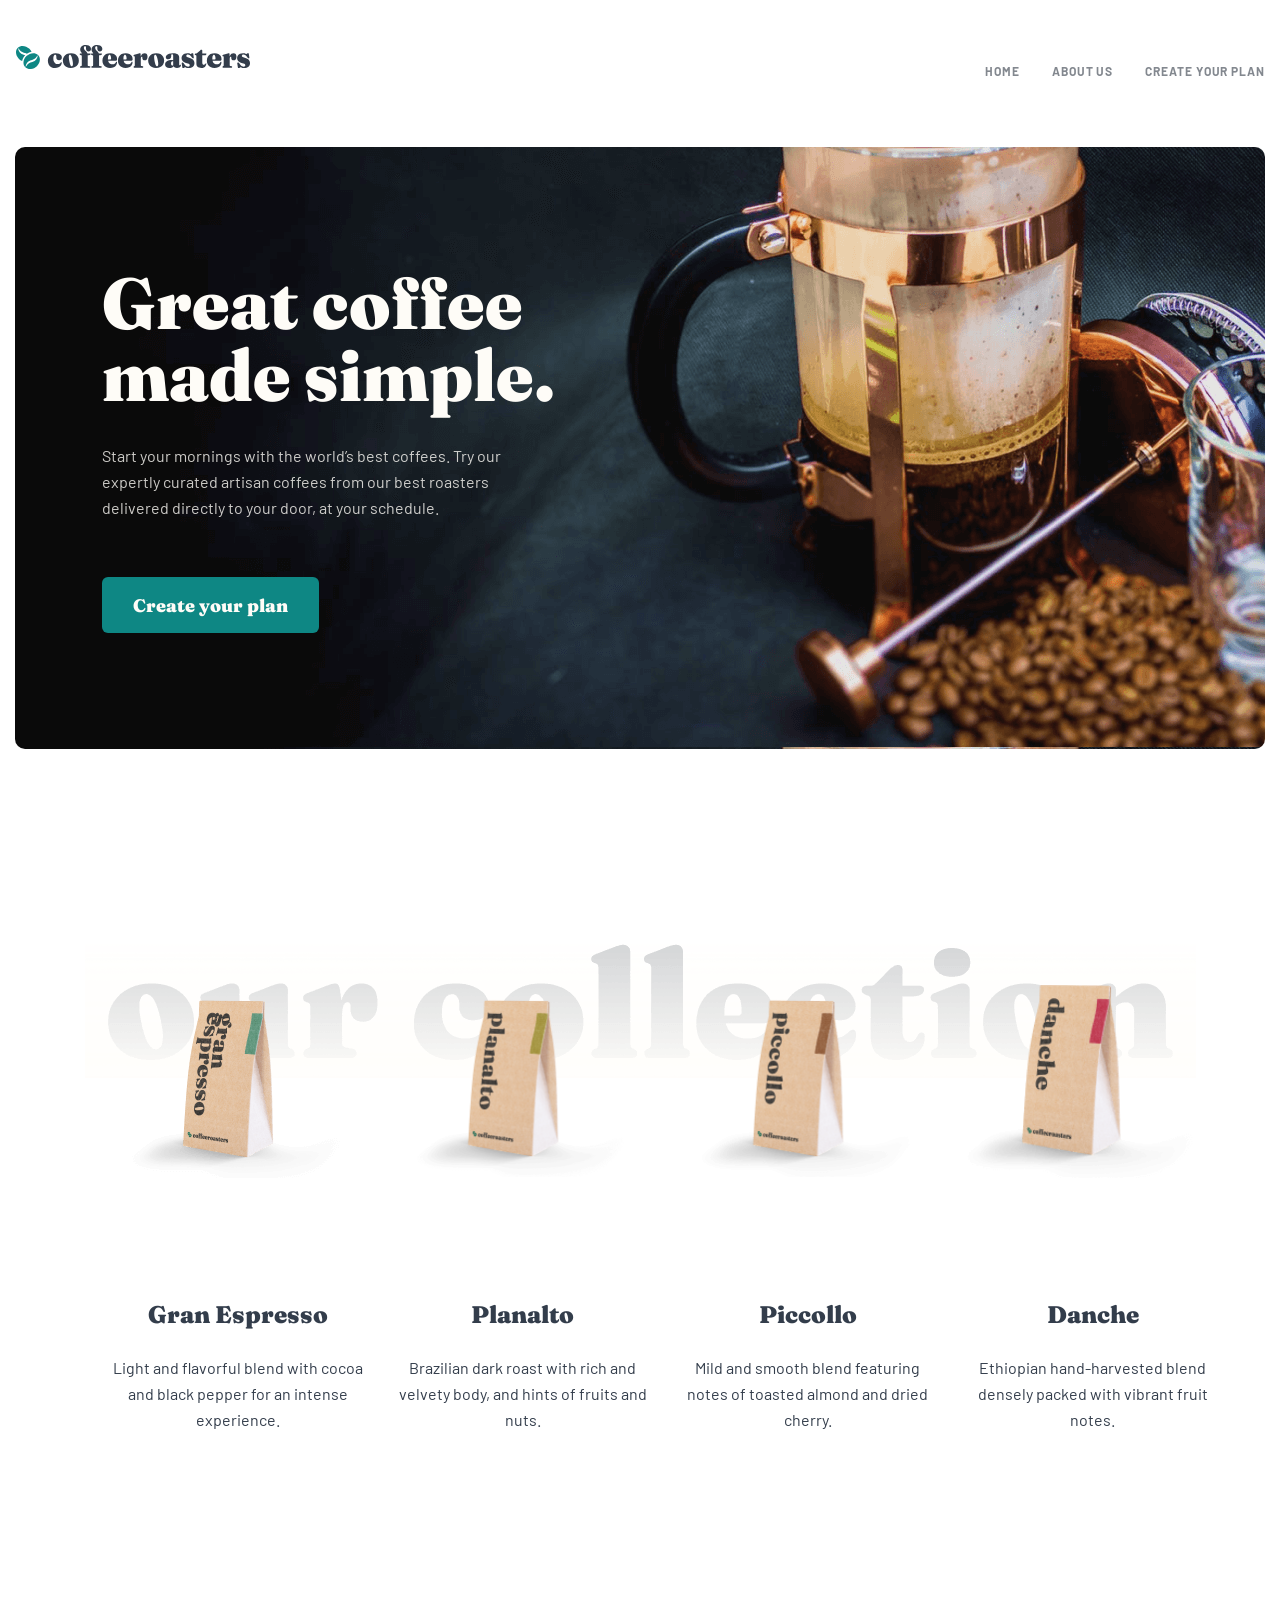
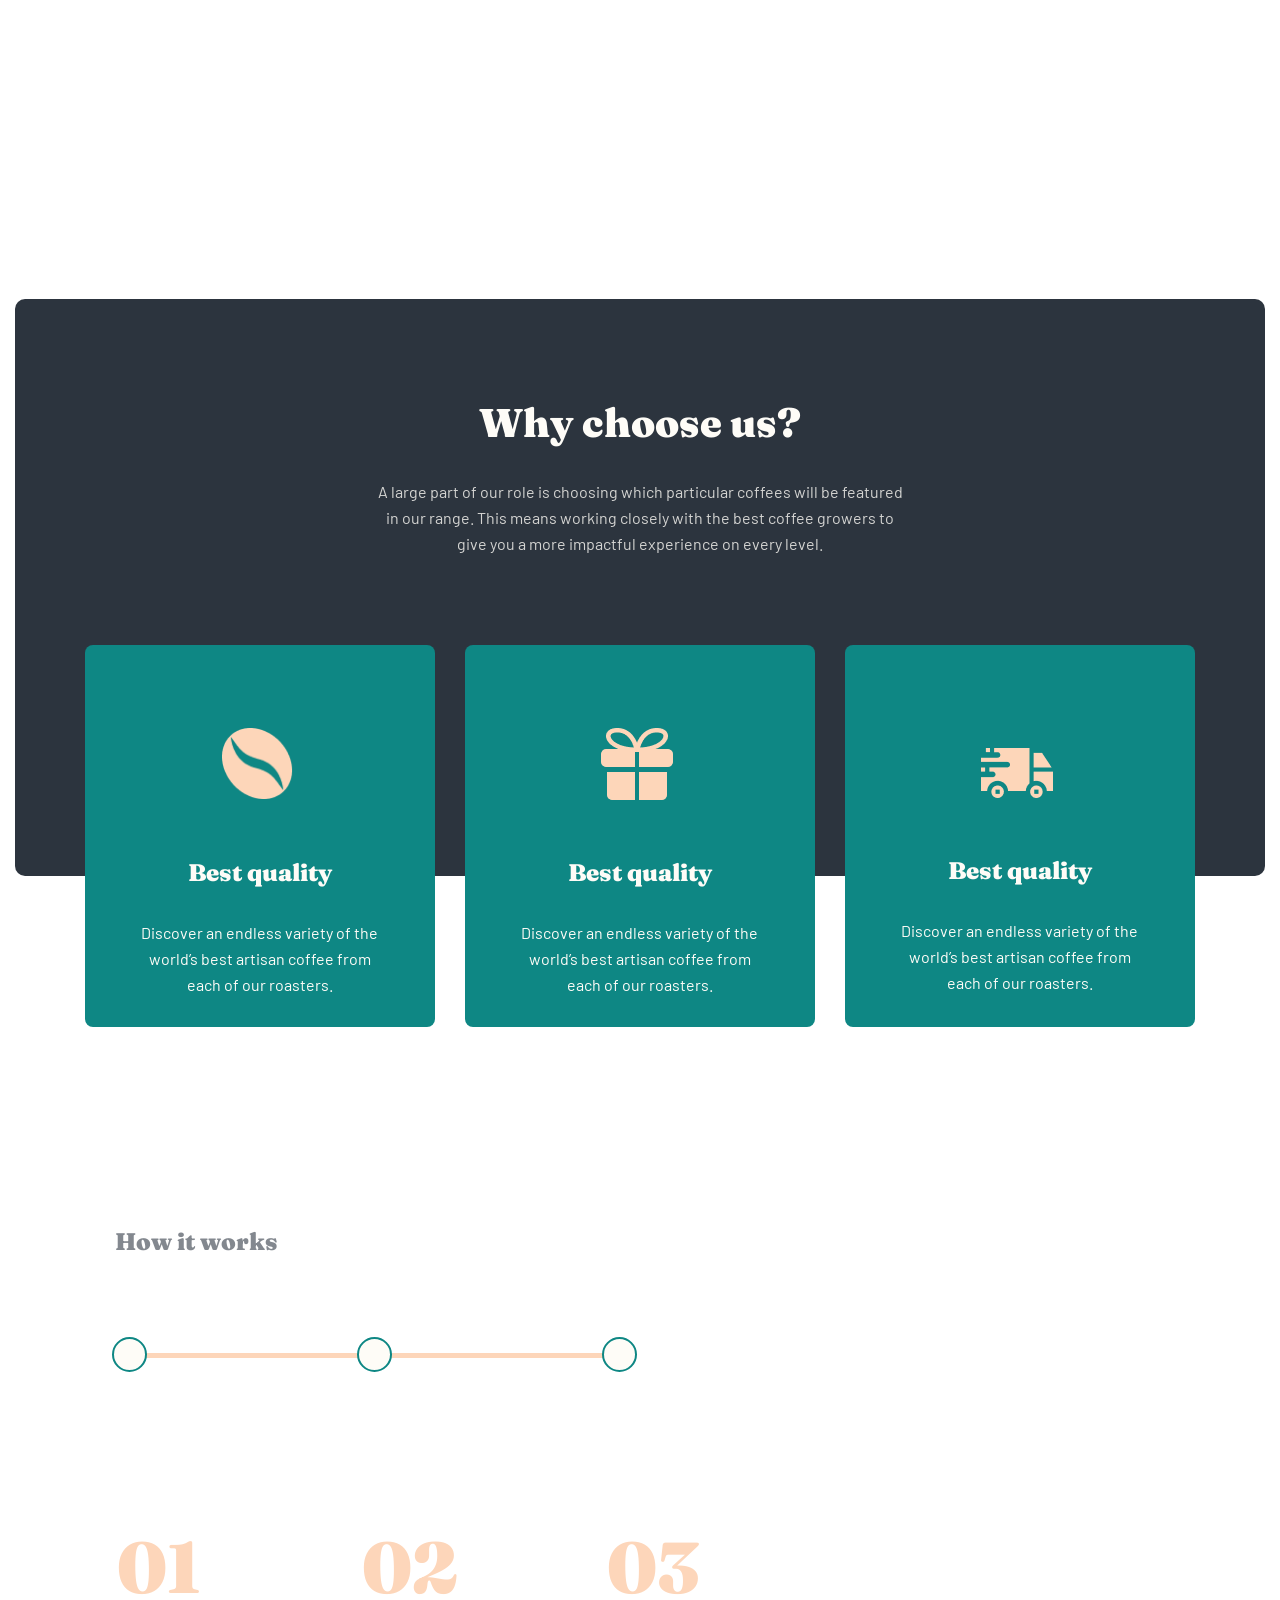
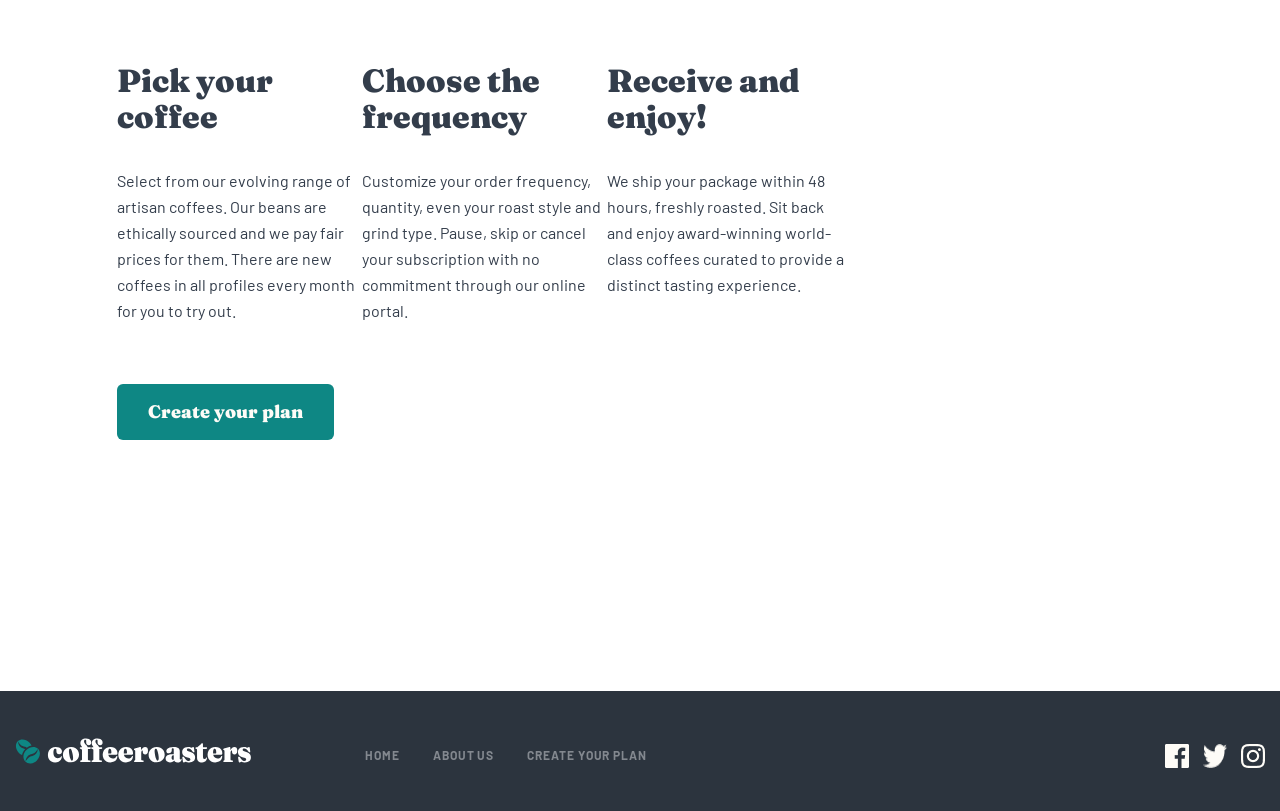
<file: index.html>
<!DOCTYPE html>
<html lang="en">
<head>
    <meta charset="UTF-8">
    <meta http-equiv="X-UA-Compatible" content="IE=edge">
    <meta name="viewport" content="width=device-width, initial-scale=1.0">
    <link rel="stylesheet" href="./css/main.css">
    <title>Home</title>
</head>
<body>
    <div class="container">
        
        <!-- header start -->
        
        <div class="header"> 
            <a class="header__atribut" href="./index.html">
                <img class="header__atribut--image" src="./image/coffe.svg" width="236" height="26" alt="coffee">
            </a>
            <ul class="header__item">
                <li class="header__item--list ">
                    <a class="header__item--list--atribut"  href="#hero">Home</a>
                </li>
                <li class="header__item--list ">
                    <a class="header__item--list--atribut"  href="./about.html">about us</a>
                </li>
                <li class="header__item--list ">
                    <a class="header__item--list--atribut"  href="#works">Create your plan</a>
                </li>
            </ul>
        </div>
        
        <!--header end  -->
        
        <!-- main start -->
        
        
    </div>
    <div class="container">
        <div class="main">
            <!-- hero start -->
            <div class="main__hero" id="hero">
                <div class="main__hero--box">
                    <h1 class="main__hero--heading">Great coffee made simple. </h1>
                    <div class="main__hero--text">Start your mornings with the world’s best coffees.  Try our expertly curated artisan coffees from our  best roasters delivered directly to your door, at your schedule.</div>
                    <button class="main__hero--button">Create your plan</button>
                </div>
                
            </div>
            
        </div>
    </div>
    <!-- hero end -->
    
    <!--Collection start -->
    
    <div class="container">
        <div class="collection" id="collection">
        </div>
            <ul class="collection__item">
                <div class="collection__item--diver1">
                    <li class="collection__item--list">
                        <h4 class="collection__item--list--heading">Gran Espresso</h4>
                        <p class="collection__item--list--padding">Light and flavorful blend with cocoa and black pepper for an intense experience.</p>
                    </li>
                </div>
                <div class="collection__item--diver2">
                    <li class="collection__item--list">
                        <h4 class="collection__item--list--heading">Planalto</h4>
                        <p class="collection__item--list--padding">Brazilian dark roast with rich and velvety body, and hints of fruits and nuts.</p>
                    </li>
                </div>
                
                <div class="collection__item--diver3">
                    <li class="collection__item--list">
                        <h4 class="collection__item--list--heading">Piccollo</h4>
                        <p class="collection__item--list--padding">Mild and smooth blend featuring notes of toasted almond and dried cherry.</p>
                    </li>
                </div>
                <div class="collection__item--diver4">
                    <li class="collection__item--list">
                        <h4 class="collection__item--list--heading">Danche</h4>
                        <p class="collection__item--list--padding">Ethiopian hand-harvested blend densely packed with vibrant fruit notes.</p>
                    </li>
                </div>
             
                
                
            </ul>
    </div>
    <!-- Collection end -->
    
    <!-- choose start -->
    
    <div class="container">
        <div class="choose">
            <div class="choose__us">
                <h3 class="choose__us--heading">Why choose us?</h3>
                <p class="choose__us--padding">A large part of our role is choosing which particular coffees will be featured 
                    in our range. This means working closely with the best coffee growers to give 
                    you a more impactful experience on every level.</p>
                </div>
                <div class="choose__box">
                    <div class="choose__box--coffee">
                        <div class="choose__box--coffee--right">
                        <h4 class="choose__box--coffee--heading">Best quality</h4>
                        <p class="choose__box--coffee--padding">Discover an endless variety of the world’s best artisan coffee from each of our roasters.</p>
                    </div>
                    </div>
                    <div class="choose__box--surip">
                        <div class="choose__box--surip--right">
                            <h4 class="choose__box--surip--heading">Best quality</h4>
                            <p class="choose__box--surip--padding">Discover an endless variety of the world’s best artisan coffee from each of our roasters.</p>
                        </div>
                        
                    </div>
                    <div class="choose__box--speed">
                        <div class="choose__box--speed--right">
                        <h4 class="choose__box--speed--heading">Best quality</h4>
                        <p class="choose__box--speed--padding">Discover an endless variety of the world’s best artisan coffee from each of our roasters.</p>
                    </div>
                </div>
                </div>
                
            </div>
        </div>
        
        <!-- choose end -->
        
        <!-- Work start -->
        
        <div class="container">
            <div class="works" id="works">
                <h4 class="works__heading">How it works</h4>
                <div class="works__diver">
                    <ul class="works__pick--item">
                        <li class="works__pick--item--list">
                            <h2 class="works__pick--item--list--heading--coffee">01</h2>
                            <h3 class="works__pick--item--list--heading--3--coffee">Pick your coffee</h3>
                            <p class="works__pick--item--list--padding--coffee">Select from our evolving range of artisan coffees. Our beans are ethically sourced and we pay fair prices for them. There are new coffees in all profiles every month for you to try out.</p>
                        </li>
                        <li class="works__pick--item--list">
                            <h2 class="works__pick--item--list--heading--coffee">02</h2>
                            <h3 class="works__pick--item--list--heading--3--coffee">Choose the frequency</h3>
                            <p class="works__pick--item--list--padding--coffee">Customize your order frequency, quantity, even your roast style and grind type. Pause, skip or cancel your subscription with no commitment through our online portal.</p>
                        </li>
                        <li class="works__pick--item--list">
                            <h2 class="works__pick--item--list--heading--coffee">03</h2>
                            <h3 class="works__pick--item--list--heading--3--coffee">Receive and enjoy!</h3>
                            <p class="works__pick--item--list--padding--coffee">We ship your package within 48 hours, freshly roasted. Sit back and enjoy award-winning world-class coffees curated to provide a distinct tasting experience.</p>
                        </li>
                    </ul>
                    <button class="works__pick--button">Create your plan</button>
                </div>
            </div>
        </div>
        
        <!-- End Work -->
        <!-- Main end -->
        
        <!-- footer start -->
        <footer class="footer">
            <div class="container">
                <div class="footer__acitve">
                    <a class="footer__acitve--atribut" href="#">
                        <img class="footer__acitve--image" src="./image/coffe_white.svg" width="236" height="26" alt="coffe_white">
                    </a>
                    <ul class="footer__item">
                        <li class="footer__item--list ">
                            <a class="footer__item--list--atribut"  href="#hero">Home</a>
                        </li>
                        <li class="footer__item--list ">
                            <a class="footer__item--list--atribut"  href="#collection">about us</a>
                        </li>
                        <li class="footer__item--list ">
                            <a class="footer__item--list--atribut"  href="#works">Create your plan</a>
                        </li>
                    </ul>
                </div>
                <div class="footer__global">
                    <a class="footer__global--facebook" href="https://ru-ru.facebook.com/ " target="_blank">
                        <img src="./image/facebook.png" width="24" height="24" alt="facebook">
                    </a>
                    <a class="footer__global--twitter"  href="https://twitter.com/" target="_blank">
                        <img src="./image/twitter.png" width="24" height="24" alt="twitter">
                    </a>
                    <a class="footer__global--instagram"  href="https://www.instagram.com/" target="_blank">
                        <img src="./image/instagram.png" width="24" height="24" alt="instagram">
                    </a>
                    
                </div>
            </div>
        </footer>
        <!--footer end  -->
    </body>
    </html>
</file>
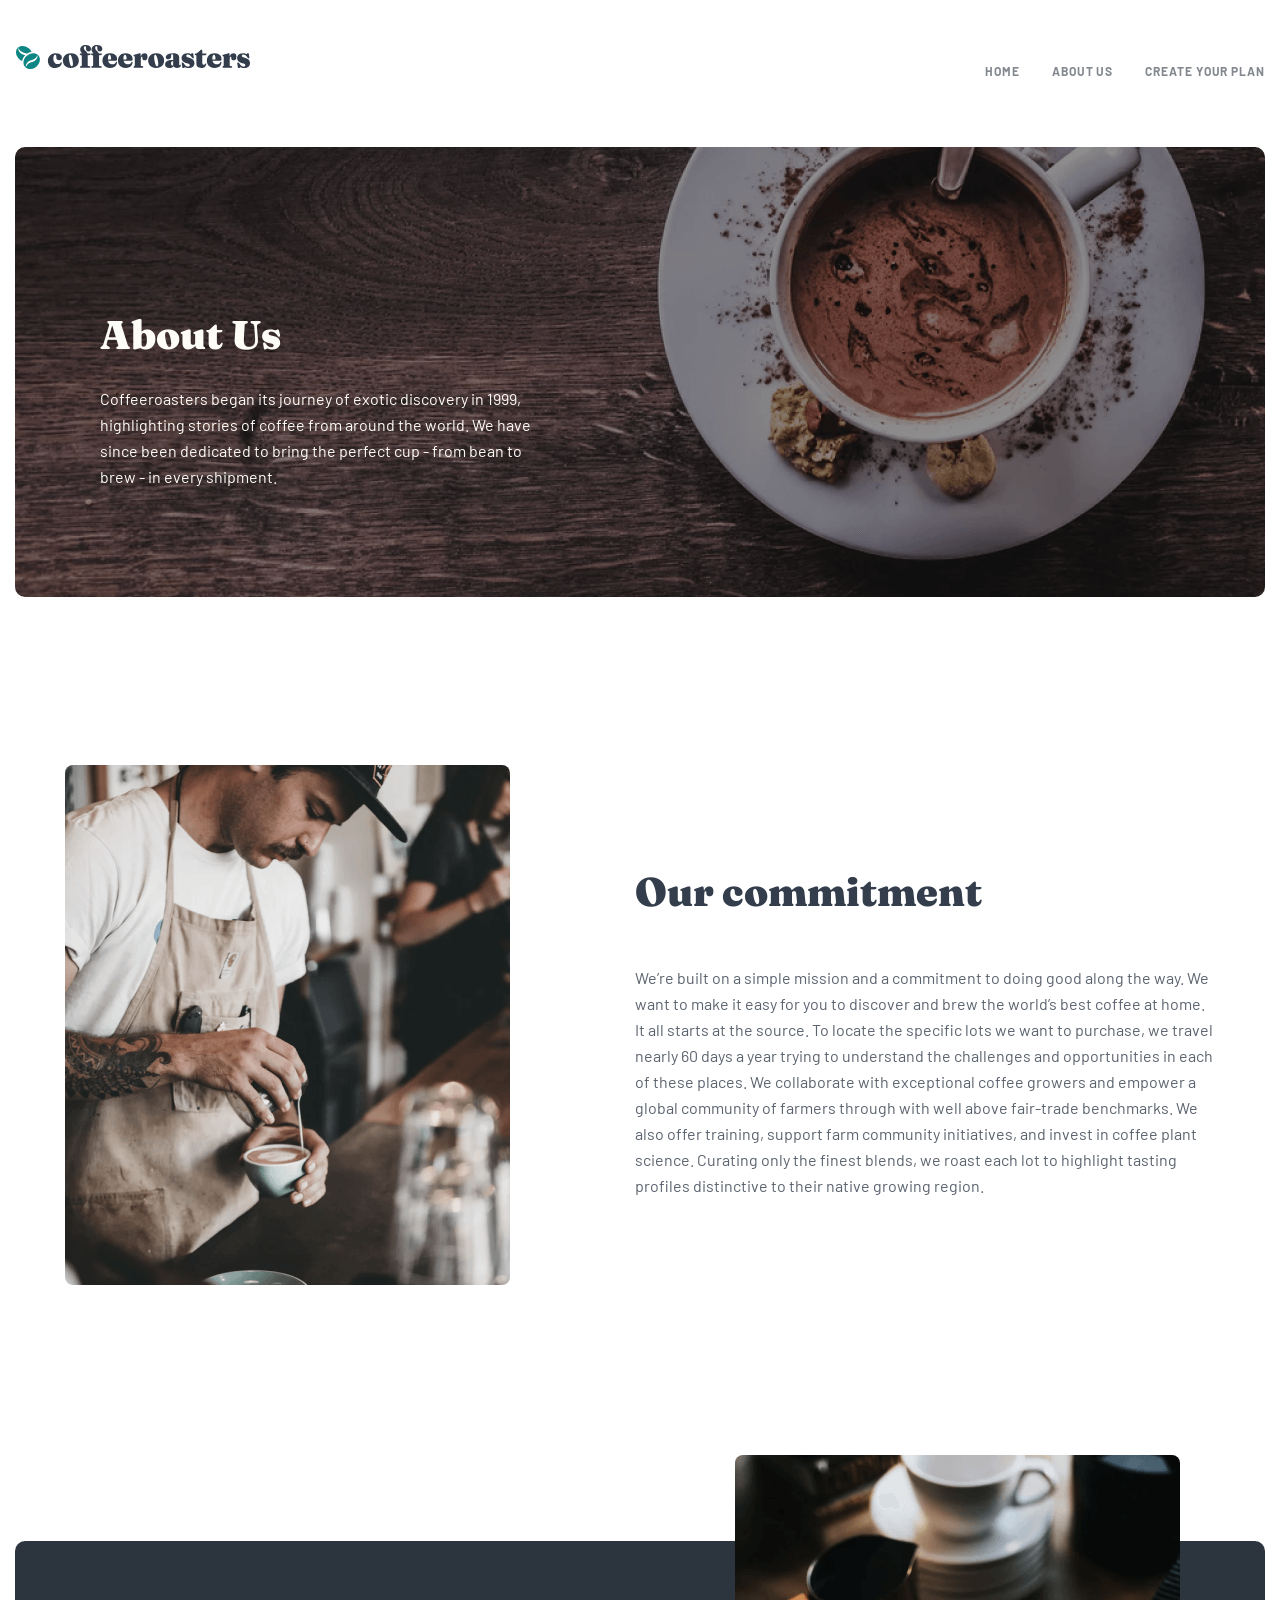
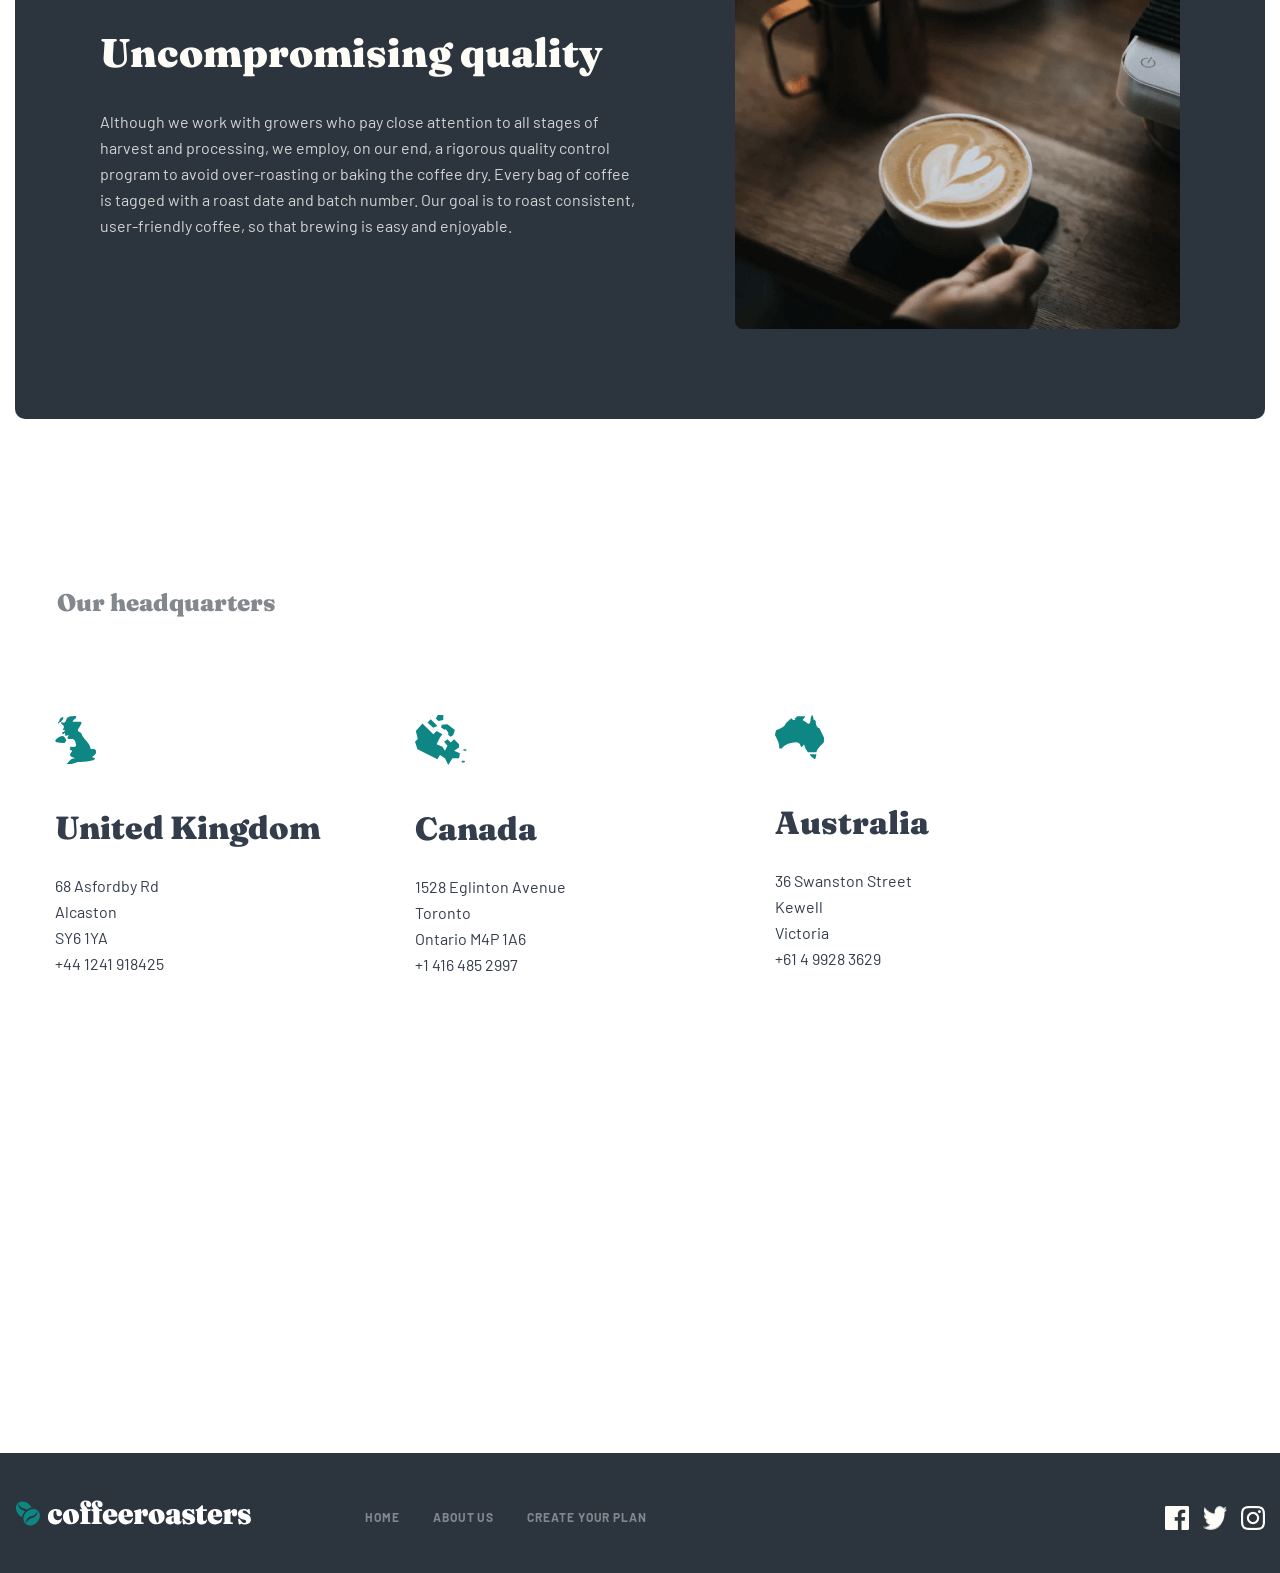
<file: about.html>
<!DOCTYPE html>
<html lang="en">
<head>
    <meta charset="UTF-8">
    <meta http-equiv="X-UA-Compatible" content="IE=edge">
    <meta name="viewport" content="width=device-width, initial-scale=1.0">
    <link rel="stylesheet" href="./css/main.css">
    <title>About us</title>
</head>
<body>
    <div class="container">
        
        <!-- header start -->
        
        <div class="header"> 
            <a class="header__atribut" href="./index.html">
                <img class="header__atrbut--image" src="./image/coffe.svg" width="236" height="26" alt="coffee">
            </a>
            <ul class="header__item">
                <li class="header__item--list ">
                    <a class="header__item--list--atribut"  href="./index.html">Home</a>
                </li>
                <li class="header__item--list ">
                    <a class="header__item--list--atribut"  href="./about.html">about us</a>
                </li>
                <li class="header__item--list ">
                    <a class="header__item--list--atribut"  href="#works">Create your plan</a>
                </li>
            </ul>
        </div>
    </div>
    <!-- header end -->
    
    <!-- hero start -->
    <main class="about-main">
        <div class="container">
            <div class="about-main__hero">
                <div class="about-main__hero--leftside">
                    <h1 class="about-main__hero--leftside-heading">
                        About Us
                    </h1>
                    <p class="about-main__hero--leftside-padding">
                        Coffeeroasters began its journey of exotic discovery in 1999,
                        highlighting stories of coffee from around the world. We have since 
                        been dedicated to bring the perfect cup - from bean to brew - in every shipment.
                    </p>
                </div>
            </div>
        </div>
        <!-- hero end -->
        
        <!-- our start -->
        <div class="container">
            <div class="main-our">
                
                <div class="main-our__leftside">
                    <img class="main-our__leftside--image" src="./image-about/commitment-about.png" width="445" height="520" alt="commitment">
                </div>
                <div class="main-our__rightside">
                    <h2 class="main-our__rightside--heading">
                        Our commitment
                    </h2>
                    <p class="main-our__rightside--padding">
                        We’re built on a simple mission and a commitment to doing good along the way.
                        We want to make it easy for you to discover and brew the world’s best coffee at home. It all starts at the source.
                        To locate the specific lots we want to purchase, we travel nearly 60 days a year trying to understand the 
                        challenges and opportunities in each of these places. We collaborate with exceptional coffee growers and empower a 
                        global community of farmers through with well above fair-trade benchmarks. We also offer training, support farm community initiatives,
                        and invest in coffee plant science. Curating only the finest blends, 
                        we roast each lot to highlight tasting profiles distinctive to their native growing region.
                    </p>
                    
                    
                    
                </div>
                
            </div>
            
        </div>
        <!-- Our end  -->
        
        <!-- quality start  -->
        
        <div class="container">
            <div class="main_quality">
                <div class="main_quality__left">
                    <h2 class="main_quality__left--heading">
                        Uncompromising quality
                    </h2>
                    <p class="main_quality__left--padding">
                        Although we work with growers who pay close attention to all stages of harvest and processing, we employ, on our end, a rigorous quality control program to 
                        avoid over-roasting or baking the coffee dry. Every bag of coffee is tagged with a roast date and batch number.
                        Our goal is to roast consistent, user-friendly coffee, so that brewing is easy and enjoyable.</p>
                    </div>
                    <div class="main_quality__right">
                        <img class="main_quality__right-image" src="./image-about/quality-about.png" width="445" height="474" alt="quality">
                    </div>
                    
                </div>
                
            </div>
            
            <!-- quality end -->

            <!-- head start -->
            <div class="container">
                <div class="main-head">
                    <p class="main-head__padding">
                        Our headquarters
                    </p>
                    <ul class="main-head_list">
                        <li class="main-head_list__item">
                            <h2 class="main-head_list__item--heading1">
                                United Kingdom
                            </h2>
                            <p class="main-head_list__item--padding">
                                68  Asfordby Rd
                                <br>
                                Alcaston
                                <br>
                                SY6 1YA
                                <br>
                                +44 1241 918425
                            </p>

                        </li>

                        <li class="main-head_list__item">
                            <h2 class="main-head_list__item--heading2">
                                Canada
                            </h2>
                            <p class="main-head_list__item--padding">
                                1528  Eglinton Avenue
                                <br>
                                Toronto
                                <br>
                                Ontario M4P 1A6
                                <br>
                                +1 416 485 2997
                            </p>

                        </li>

                        <li class="main-head_list__item">
                            <h2 class="main-head_list__item--heading3">
                                Australia
                            </h2>
                            <p class="main-head_list__item--padding">
                                36 Swanston Street
                                <br>
                                Kewell
                                <br>
                                Victoria
                                <br>
                                +61 4 9928 3629
                                <br>
                            </p>

                        </li>

                    </ul>

                    </div>

                </div>
                 

            
        </main>
        <!-- head end -->
        <!-- main end -->

        <!-- footer start -->
        <footer class="footer">
            <div class="container">
                <div class="footer__acitve">
                    <a class="footer__acitve--atribut" href="#">
                        <img class="footer__acitve--image" src="./image/coffe_white.svg" width="236" height="26" alt="coffe_white">
                    </a>
                    <ul class="footer__item">
                        <li class="footer__item--list ">
                            <a class="footer__item--list--atribut"  href="././index.html">Home</a>
                        </li>
                        <li class="footer__item--list ">
                            <a class="footer__item--list--atribut"  href="././about.html">about us</a>
                        </li>
                        <li class="footer__item--list ">
                            <a class="footer__item--list--atribut"  href="#works">Create your plan</a>
                        </li>
                    </ul>
                </div>
                <div class="footer__global">
                    <a class="footer__global--facebook" href="https://ru-ru.facebook.com/ " target="_blank">
                        <img src="./image/facebook.png" width="24" height="24" alt="facebook">
                    </a>
                    <a class="footer__global--twitter"  href="https://twitter.com/" target="_blank">
                        <img src="./image/twitter.png" width="24" height="24" alt="twitter">
                    </a>
                    <a class="footer__global--instagram"  href="https://www.instagram.com/" target="_blank">
                        <img src="./image/instagram.png" width="24" height="24" alt="instagram">
                    </a>
                    
                </div>
            </div>
        </footer>
        <!-- footer end -->
    </body>
    </html>
</file>
<file: css/main.css>
@import url("https://fonts.googleapis.com/css2?family=Fraunces:wght@900&display=swap");
@import url("https://fonts.googleapis.com/css2?family=Barlow:wght@400;700&display=swap");
@import url("https://fonts.googleapis.com/css2?family=Fraunces:wght@900&display=swap");
@import url("https://fonts.googleapis.com/css2?family=Barlow:wght@400;700&display=swap");
html {
  scroll-behavior: smooth;
}

body {
  margin: 0;
  padding: 0;
  -webkit-box-sizing: border-box;
  box-sizing: border-box;
  font-family: "Hind Madurai", "Fraunces", "Barlow", "Arial" , sans-serif;
}

* ::after, *::before {
  -webkit-box-sizing: inherit;
  box-sizing: inherit;
}

.container {
  max-width: 1280px;
  margin: 0 auto;
  padding: 0 15px;
}

.header {
  display: -webkit-box;
  display: -ms-flexbox;
  display: flex;
  -webkit-box-pack: justify;
      -ms-flex-pack: justify;
          justify-content: space-between;
  margin-top: 44px;
  margin-bottom: 51px;
}

.header__image {
  margin-top: 10px;
}

.header__item {
  display: -webkit-box;
  display: -ms-flexbox;
  display: flex;
  list-style-type: none;
}

.header__item--list {
  margin-left: 32px;
}

.header__item--list--atribut {
  text-decoration: none;
  font-family: "Hind Madurai" , "Barlow" , "Arial";
  font-weight: bold;
  font-size: 12px;
  line-height: 15px;
  letter-spacing: 0.923077px;
  text-transform: uppercase;
  color: #83888F;
}

.header__item--list--atribut:active {
  font-family: "Hind Madurai" , "Barlow" , "Arial";
  font-style: normal;
  font-weight: bold;
  font-size: 12px;
  line-height: 15px;
  letter-spacing: 0.923077px;
  text-transform: uppercase;
  color: #333D4B;
}

@media only screen and (max-width: 768px) {
  .header {
    display: -webkit-box;
    display: -ms-flexbox;
    display: flex;
    -webkit-box-pack: justify;
        -ms-flex-pack: justify;
            justify-content: space-between;
    margin-top: 46px;
    margin-bottom: 58px;
    padding: 0 25px;
  }
  .header__atribut {
    margin: auto 0;
  }
  .header__item {
    margin: auto 0;
  }
  .header__item--list {
    margin-left: 32px;
  }
  .header__item--list--atribut {
    font-family: "Barlow" , "Arial" , sans-serif;
    font-style: normal;
    font-weight: bold;
    font-size: 12px;
    line-height: 15px;
    letter-spacing: 0.923077px;
    text-transform: uppercase;
    color: #83888F;
  }
}

.main__hero {
  background-image: url(./../image/Bitmap.png);
  max-width: 1280px;
  border-radius: 10px;
  margin-bottom: 195px;
}

.main__hero--heading {
  margin: 0;
  padding: 0;
  max-width: 593px;
  left: 0%;
  right: 0%;
  top: calc(50% - 145px/2 - 55px);
  font-family: "Fraunces", "Arial", sans-serif;
  font-style: normal;
  font-weight: 900;
  font-size: 72px;
  line-height: 72px;
  color: #FEFCF7;
  margin-bottom: 32px;
}

.main__hero--box {
  max-width: 493px;
  padding-top: 120px;
  padding-left: 87px;
}

.main__hero--text {
  font-family: "Hind Madurai" , "Barlow" , "Arial";
  font-style: normal;
  font-weight: normal;
  font-size: 16px;
  line-height: 26px;
  color: #FEFCF7;
  mix-blend-mode: normal;
  opacity: 0.8;
  width: 440px;
  height: 78px;
  margin: 0;
  padding: 0;
  margin-bottom: 56px;
}

.main__hero--button {
  background: #0E8784;
  border-radius: 6px;
  font-family: "Hind Madurai" , "Fraunces" , "Arial";
  font-style: normal;
  font-weight: 900;
  font-size: 18px;
  line-height: 25px;
  text-align: center;
  color: #FEFCF7;
  width: 217px;
  height: 56px;
  border: none;
  cursor: pointer;
  margin-bottom: 116px;
}

.main__hero--button:active {
  background: #66D2CF;
  border-radius: 6px;
}

@media only screen and (max-width: 768px) {
  .main__hero {
    background-image: url(./../../image/Bitmap-table.png);
    width: 689px;
    height: 500px;
    margin: 0 auto;
    border-radius: 10px;
    margin-bottom: 144px;
    background-repeat: no-repeat;
    background-size: cover;
  }
  .main__hero--box {
    max-width: 393px;
    padding-top: 103px;
    padding-left: 58px;
  }
  .main__hero--heading {
    margin: 0;
    padding: 0;
    font-family: "Fraunces" 9pt;
    font-style: normal;
    font-weight: 900;
    font-size: 48px;
    line-height: 48px;
    color: #FEFCF7;
    margin-bottom: 24px;
  }
  .main__hero--text {
    margin: 0;
    padding: 0;
    font-family: "Barlow" , "Arial" , sans-serif;
    font-style: normal;
    font-weight: normal;
    font-size: 15px;
    line-height: 25px;
    color: #FEFCF7;
    mix-blend-mode: normal;
    opacity: 0.8;
    max-width: 378px;
    margin-bottom: 40px;
  }
}

.collection {
  background-image: url(./../image/our.png);
  background-repeat: no-repeat;
  background-position-y: -62px;
  width: 1111px;
  height: 524.55px;
  display: -webkit-box;
  display: -ms-flexbox;
  display: flex;
  margin: 0 auto;
}

.collection__item {
  list-style-type: none;
  display: -webkit-box;
  display: -ms-flexbox;
  display: flex;
  text-align: center;
  -ms-flex-item-align: end;
      align-self: flex-end;
  position: relative;
  bottom: 450px;
  left: 55px;
}

.collection__item--diver1 {
  width: 255px;
  margin-right: 30px;
}

.collection__item--diver1::before {
  background-image: url(./../image/pice1.png);
  content: "";
  display: block;
  width: 255px;
  height: 193px;
  background-size: contain;
  background-repeat: no-repeat;
  -webkit-transform: translateY(-50px);
  transform: translateY(-50px);
  margin-left: -7px;
}

.collection__item--diver2 {
  width: 255px;
  margin-right: 30px;
}

.collection__item--diver2::before {
  background-image: url(./../image/pice2.png);
  content: "";
  display: block;
  width: 255px;
  height: 193px;
  background-size: contain;
  background-repeat: no-repeat;
  -webkit-transform: translateY(-50px);
  transform: translateY(-50px);
  margin-left: -7px;
}

.collection__item--diver3 {
  width: 255px;
  margin-right: 30px;
}

.collection__item--diver3::before {
  background-image: url(./../image/pice3.png);
  content: "";
  display: block;
  width: 255px;
  height: 193px;
  background-size: contain;
  background-repeat: no-repeat;
  -webkit-transform: translateY(-50px);
  transform: translateY(-50px);
  margin-left: -7px;
}

.collection__item--diver4 {
  width: 255px;
  margin-right: 30px;
}

.collection__item--diver4::before {
  background-image: url(./../image/pice4.png);
  content: "";
  display: block;
  width: 255px;
  height: 193px;
  background-size: contain;
  background-repeat: no-repeat;
  -webkit-transform: translateY(-50px);
  transform: translateY(-50px);
  margin-left: -7px;
}

.collection__item--list--heading {
  font-family: "Hind Madurai" , "Fraunces" , "Arial";
  font-style: normal;
  font-weight: 900;
  font-size: 24px;
  line-height: 32px;
  text-align: center;
  color: #333D4B;
  margin: 0;
  padding: 0;
  margin-bottom: 24px;
  margin-top: 71px;
}

.collection__item--list--padding {
  font-family: "Hind Madurai" , "Barlow" , "Arial";
  font-style: normal;
  font-weight: normal;
  font-size: 16px;
  line-height: 26px;
  text-align: center;
  color: #333D4B;
  margin: 0;
  padding: 0;
}

.collection__item--list {
  display: -webkit-box;
  display: -ms-flexbox;
  display: flex;
  -webkit-box-orient: vertical;
  -webkit-box-direction: normal;
      -ms-flex-direction: column;
          flex-direction: column;
}

@media only screen and (max-width: 768px) {
  .collection {
    background-image: url(./../../image/our.png);
    background-repeat: no-repeat;
    display: -webkit-box;
    display: -ms-flexbox;
    display: flex;
    margin: 0 auto;
    margin-top: 144px;
    max-width: 689px;
    background-size: 689px 118px;
    background-position-y: 5px;
    -webkit-box-orient: vertical;
    -webkit-box-direction: normal;
        -ms-flex-direction: column;
            flex-direction: column;
  }
  .collection__item {
    display: -webkit-box;
    display: -ms-flexbox;
    display: flex;
    -webkit-box-orient: vertical;
    -webkit-box-direction: normal;
        -ms-flex-direction: column;
            flex-direction: column;
    margin-left: 271px;
  }
  .collection__item--diver1 {
    width: 255px;
    margin-right: 30px;
  }
  .collection__item--diver1::before {
    position: absolute;
    left: -239px;
    top: 35px;
  }
  .collection__item--diver2 {
    width: 255px;
    margin-right: 30px;
  }
  .collection__item--diver2::before {
    position: absolute;
    left: -239px;
  }
  .collection__item--diver3 {
    width: 255px;
    margin-right: 30px;
  }
  .collection__item--diver3::before {
    position: absolute;
    left: -239px;
  }
  .collection__item--diver4 {
    width: 255px;
    margin-right: 30px;
  }
  .collection__item--diver4::before {
    position: absolute;
    left: -239px;
  }
  .collection__item--list {
    margin: 0;
    padding: 0;
    max-width: 282px;
    height: 106px;
    margin-bottom: 119px;
    margin-top: 12px;
    margin-left: 10px;
  }
  .collection__item--list--heading {
    margin: 0;
    padding: 0;
    display: -webkit-box;
    display: -ms-flexbox;
    display: flex;
    text-align: right;
    margin-bottom: 14px;
  }
  .collection__item--list--padding {
    margin: 0;
    padding: 0;
    display: -webkit-box;
    display: -ms-flexbox;
    display: flex;
    text-align: left;
    font-size: 15px;
    width: 292px;
  }
}

.choose {
  max-width: 1280px;
  height: 577px;
  background-color: #2C343E;
  border-radius: 10px;
}

.choose__us {
  margin: 0 auto;
  text-align: center;
}

.choose__us--heading {
  font-family: "Hind Madurai" , "Fraunces" , "Arial";
  font-style: normal;
  font-weight: 900;
  font-size: 40px;
  line-height: 48px;
  color: #FEFCF7;
  margin: 0;
  padding: 0;
  margin-bottom: 32px;
  padding-top: 100px;
}

.choose__us--padding {
  font-family: "Barlow" , "Arial" , sans-serif;
  font-style: normal;
  font-weight: normal;
  font-size: 16px;
  line-height: 26px;
  color: #FEFCF7;
  mix-blend-mode: normal;
  opacity: 0.8;
  width: 528px;
  height: 80px;
  margin: 0 auto;
  margin-bottom: 86px;
}

.choose__box {
  max-width: 1110px;
  text-align: center;
  display: -webkit-box;
  display: -ms-flexbox;
  display: flex;
  -webkit-box-pack: justify;
      -ms-flex-pack: justify;
          justify-content: space-between;
  margin: 0 auto;
}

.choose__box--coffee {
  width: 350px;
  height: 382px;
  background: #0E8784;
  border-radius: 8px;
}

.choose__box--surip {
  width: 350px;
  height: 382px;
  background: #0E8784;
  border-radius: 8px;
}

.choose__box--speed {
  width: 350px;
  height: 382px;
  background: #0E8784;
  border-radius: 8px;
}

.choose__box--coffee--heading {
  font-family: "Hind Madurai" , "Fraunces" , "Arial";
  font-style: normal;
  font-weight: 900;
  font-size: 24px;
  line-height: 32px;
  text-align: center;
  color: #FEFCF7;
}

.choose__box--coffee--heading::before {
  background-image: url(./../image/coffee.png);
  content: "";
  display: block;
  width: 72px;
  height: 72px;
  background-size: contain;
  background-repeat: no-repeat;
  margin-top: 83px;
  margin-left: 136px;
  margin-bottom: 57px;
}

.choose__box--surip--heading {
  font-family: "Hind Madurai" , "Fraunces" , "Arial";
  font-style: normal;
  font-weight: 900;
  font-size: 24px;
  line-height: 32px;
  text-align: center;
  color: #FEFCF7;
}

.choose__box--surip--heading::before {
  background-image: url(./../image/surip.png);
  content: "";
  display: block;
  width: 72px;
  height: 72px;
  background-size: contain;
  background-repeat: no-repeat;
  margin-top: 83px;
  margin-left: 136px;
  margin-bottom: 57px;
}

.choose__box--speed--heading {
  font-family: "Hind Madurai" , "Fraunces" , "Arial";
  font-style: normal;
  font-weight: 900;
  font-size: 24px;
  line-height: 32px;
  text-align: center;
  color: #FEFCF7;
}

.choose__box--speed--heading::before {
  background-image: url(./../image/speed.png);
  content: "";
  display: block;
  width: 72px;
  height: 50px;
  background-size: contain;
  background-repeat: no-repeat;
  margin-top: 103px;
  margin-left: 136px;
  margin-bottom: 57px;
}

.choose__box--coffee--padding {
  font-family: "Hind Madurai" , "Barlow" , "Arial";
  font-style: normal;
  font-weight: normal;
  font-size: 16px;
  line-height: 26px;
  text-align: center;
  color: #FEFCF7;
  width: 255px;
  height: 78px;
  margin-left: 47px;
}

.choose__box--surip--padding {
  font-family: "Hind Madurai" , "Barlow" , "Arial";
  font-style: normal;
  font-weight: normal;
  font-size: 16px;
  line-height: 26px;
  text-align: center;
  color: #FEFCF7;
  width: 255px;
  height: 78px;
  margin-left: 47px;
}

.choose__box--speed--padding {
  font-family: "Hind Madurai" , "Barlow" , "Arial";
  font-style: normal;
  font-weight: normal;
  font-size: 16px;
  line-height: 26px;
  text-align: center;
  color: #FEFCF7;
  width: 255px;
  height: 78px;
  margin-left: 47px;
}

@media only screen and (max-width: 768px) {
  .choose {
    max-width: 688px;
    margin: 0 auto;
    height: 677px;
    background-color: #2C343E;
    border-radius: 10px;
    margin-bottom: 144px;
    position: relative;
    top: -344px;
  }
  .choose__us {
    max-width: 540px;
  }
  .choose__us--heading {
    font-size: 32px;
    line-height: 48px;
  }
  .choose__us--padding {
    font-size: 15px;
    line-height: 25px;
  }
  .choose__box {
    position: relative;
    margin-bottom: 20px;
    max-width: 688px;
    display: -webkit-box;
    display: -ms-flexbox;
    display: flex;
    -webkit-box-orient: vertical;
    -webkit-box-direction: normal;
        -ms-flex-direction: column;
            flex-direction: column;
    max-height: 180px;
  }
  .choose__box--coffee {
    width: 573px;
    display: -webkit-box;
    display: -ms-flexbox;
    display: flex;
    margin: 0 auto;
    -webkit-box-pack: left;
        -ms-flex-pack: left;
            justify-content: left;
    margin-bottom: 24px;
  }
  .choose__box--coffee--right {
    display: -webkit-box;
    display: -ms-flexbox;
    display: flex;
    -webkit-box-orient: vertical;
    -webkit-box-direction: normal;
        -ms-flex-direction: column;
            flex-direction: column;
    -webkit-box-pack: left;
        -ms-flex-pack: left;
            justify-content: left;
  }
  .choose__box--coffee--heading {
    display: -webkit-box;
    display: -ms-flexbox;
    display: flex;
    -webkit-box-pack: left;
        -ms-flex-pack: left;
            justify-content: left;
    margin: 0;
    padding: 0;
    margin-bottom: 16px;
    margin-top: 41px;
    margin-left: 181px;
  }
  .choose__box--coffee--heading::before {
    position: absolute;
    right: 500px;
    margin-top: 10px;
  }
  .choose__box--coffee--padding {
    margin: 0;
    padding: 0;
    display: -webkit-box;
    display: -ms-flexbox;
    display: flex;
    text-align: left;
    margin-bottom: 41px;
    margin-left: 181px;
    width: 344px;
  }
  .choose__box--surip {
    width: 573px;
    display: -webkit-box;
    display: -ms-flexbox;
    display: flex;
    margin: 0 auto;
    -webkit-box-pack: left;
        -ms-flex-pack: left;
            justify-content: left;
    margin-bottom: 24px;
  }
  .choose__box--surip--right {
    display: -webkit-box;
    display: -ms-flexbox;
    display: flex;
    -webkit-box-orient: vertical;
    -webkit-box-direction: normal;
        -ms-flex-direction: column;
            flex-direction: column;
    -webkit-box-pack: left;
        -ms-flex-pack: left;
            justify-content: left;
  }
  .choose__box--surip--heading {
    display: -webkit-box;
    display: -ms-flexbox;
    display: flex;
    -webkit-box-pack: left;
        -ms-flex-pack: left;
            justify-content: left;
    margin: 0;
    padding: 0;
    margin-bottom: 16px;
    margin-top: 41px;
    margin-left: 181px;
  }
  .choose__box--surip--heading::before {
    position: absolute;
    right: 500px;
    margin-top: 10px;
  }
  .choose__box--surip--padding {
    margin: 0;
    padding: 0;
    display: -webkit-box;
    display: -ms-flexbox;
    display: flex;
    text-align: left;
    margin-bottom: 41px;
    margin-left: 181px;
    width: 344px;
  }
  .choose__box--speed {
    width: 573px;
    display: -webkit-box;
    display: -ms-flexbox;
    display: flex;
    margin: 0 auto;
    -webkit-box-pack: left;
        -ms-flex-pack: left;
            justify-content: left;
    margin-bottom: 24px;
  }
  .choose__box--speed--right {
    display: -webkit-box;
    display: -ms-flexbox;
    display: flex;
    -webkit-box-orient: vertical;
    -webkit-box-direction: normal;
        -ms-flex-direction: column;
            flex-direction: column;
    -webkit-box-pack: left;
        -ms-flex-pack: left;
            justify-content: left;
  }
  .choose__box--speed--heading {
    display: -webkit-box;
    display: -ms-flexbox;
    display: flex;
    -webkit-box-pack: left;
        -ms-flex-pack: left;
            justify-content: left;
    margin: 0;
    padding: 0;
    margin-bottom: 16px;
    margin-top: 41px;
    margin-left: 181px;
  }
  .choose__box--speed--heading::before {
    position: absolute;
    right: 500px;
    margin-top: 10px;
  }
  .choose__box--speed--padding {
    margin: 0;
    padding: 0;
    display: -webkit-box;
    display: -ms-flexbox;
    display: flex;
    text-align: left;
    margin-bottom: 41px;
    margin-left: 181px;
    width: 344px;
  }
}

.works {
  margin-top: 350px;
  max-width: 1045px;
  height: 565px;
  margin-left: 100px;
}

.works__heading {
  font-family: "Hind Madurai" , "Fraunces" , "Arial";
  font-style: normal;
  font-weight: 900;
  font-size: 24px;
  line-height: 32px;
  color: #83888F;
  margin-bottom: 95px;
}

.works__pick--item {
  max-width: 1045px;
  height: 565px;
  display: -webkit-box;
  display: -ms-flexbox;
  display: flex;
  -webkit-box-pack: justify;
  -ms-flex-pack: justify;
  justify-content: space-between;
  margin: 0;
  padding: 0;
}

.works__diver {
  max-width: 500px;
  height: 1px;
  border: 2px solid #FDD6BA;
  background-color: #FDD6BA;
}

.works__pick--item--list {
  list-style-type: none;
  max-width: 245px;
  height: 355px;
  margin-top: 82px;
}

.works__pick--item--list::before {
  content: "";
  border: 2px solid #0E8784;
  background: #fefcf7;
  display: block;
  border-radius: 50px;
  width: 31px;
  height: 31px;
  -webkit-transform: translateY(-100px);
  transform: translateY(-100px);
  margin-left: -5px;
}

.works__pick--item--list--heading--coffee {
  font-family: "Hind Madurai" , "Fraunces" , "Arial";
  font-style: normal;
  font-weight: 900;
  font-size: 72px;
  line-height: 72px;
  color: #FDD6BA;
}

.works__pick--item--list--heading--3--coffee {
  font-family: "Hind Madurai" , "Fraunces" , "Arial";
  font-style: normal;
  font-weight: 900;
  font-size: 32px;
  line-height: 36px;
  color: #333D4B;
  width: 255px;
  height: 73px;
}

.works__pick--item--list--padding--coffee {
  font-family: "Hind Madurai" , "Barlow" , "Arial";
  font-style: normal;
  font-weight: normal;
  font-size: 16px;
  line-height: 26px;
  color: #333D4B;
}

.works__pick--button {
  background: #0E8784;
  border-radius: 6px;
  font-family: "Hind Madurai" , "Fraunces" , "Arial";
  font-style: normal;
  font-weight: 900;
  font-size: 18px;
  line-height: 25px;
  text-align: center;
  color: #FEFCF7;
  width: 217px;
  height: 56px;
  border: none;
  cursor: pointer;
  margin-top: 64px;
}

.works__pick--button:active {
  background: #66D2CF;
  border-radius: 6px;
}

@media only screen and (max-width: 768px) {
  .works {
    max-width: 688px;
    margin: 0 auto;
    height: 622px;
    margin-bottom: 644px;
  }
  .works__diver {
    max-width: 467px;
  }
  .works__pick--item--list {
    margin-left: 10px;
    width: 223px;
  }
  .works__pick--item--list--heading--3--coffee {
    font-size: 28px;
    line-height: 32px;
    max-width: 223px;
  }
  .works__pick--item--list--padding--coffee {
    font-size: 15px;
    line-height: 25px;
    max-width: 223px;
  }
}

.footer {
  margin-top: 500px;
  background-color: #2C343E;
  max-width: 100%;
  height: 120px;
}

.footer__acitve {
  width: 632px;
  height: 26px;
  display: -webkit-box;
  display: -ms-flexbox;
  display: flex;
  -webkit-box-pack: justify;
  -ms-flex-pack: justify;
  justify-content: space-between;
}

.footer__acitve--image {
  margin-top: 47px;
}

.footer__item {
  display: -webkit-box;
  display: -ms-flexbox;
  display: flex;
  margin-top: 53.44px;
}

.footer__item--list {
  margin-left: 33px;
  list-style-type: none;
}

.footer__item--list--atribut {
  font-family: "Hind Madurai" , "Barlow" , "Arial";
  font-style: normal;
  font-weight: bold;
  font-size: 12px;
  line-height: 15px;
  letter-spacing: 0.923077px;
  text-transform: uppercase;
  color: #83888F;
  text-decoration: none;
}

.footer__item--list--atribut:active {
  font-family: "Hind Madurai" , "Barlow" , "Arial";
  font-style: normal;
  font-weight: bold;
  font-size: 12px;
  line-height: 15px;
  letter-spacing: 0.923077px;
  text-transform: uppercase;
  color: #FEFCF7;
}

.footer__global {
  display: -webkit-box;
  display: -ms-flexbox;
  display: flex;
  margin-left: 1150px;
  margin-top: 27px;
  max-width: 120px;
  height: 24px;
  -webkit-box-pack: justify;
  -ms-flex-pack: justify;
  justify-content: space-between;
}

.footer__global--facebook {
  display: inline-block;
}

.footer__global--facebook:active {
  width: 24px;
  height: 24px;
  background: #FDD6BA;
}

.footer__global--twitter {
  display: inline-block;
}

.footer__global--twitter:active {
  width: 24px;
  height: 24px;
  background: #FDD6BA;
}

.footer__global--instagram {
  display: inline-block;
}

.footer__global--instagram:active {
  width: 24px;
  height: 24px;
  background: #FDD6BA;
}

@media only screen and (max-width: 768px) {
  .footer {
    max-width: 768px;
    margin: 0 auto;
    margin-top: 200px;
    height: 270px;
  }
  .footer__acitve {
    display: inline-block;
  }
  .footer__acitve--image {
    margin: 0;
    padding: 0;
    margin-top: 54px;
    margin-bottom: 33px;
    margin-left: 226px;
    text-align: left;
  }
  .footer__item {
    margin: 0;
    padding: 0;
    display: -webkit-box;
    display: -ms-flexbox;
    display: flex;
    text-align: center;
    margin-left: 180px;
  }
  .footer__global {
    position: absolute;
    right: 500px;
    display: -webkit-box;
    display: -ms-flexbox;
    display: flex;
    right: 340px;
    margin-top: 65px;
  }
  .footer__global--facebook {
    margin-right: 24px;
  }
  .footer__global--instagram {
    margin-left: 24px;
  }
}

.header {
  display: -webkit-box;
  display: -ms-flexbox;
  display: flex;
  -webkit-box-pack: justify;
      -ms-flex-pack: justify;
          justify-content: space-between;
  margin-top: 44px;
  margin-bottom: 51px;
}

.header__image {
  margin-top: 10px;
}

.header__item {
  display: -webkit-box;
  display: -ms-flexbox;
  display: flex;
  list-style-type: none;
}

.header__item--list {
  margin-left: 32px;
}

.header__item--list--atribut {
  text-decoration: none;
  font-family: "Barlow" , "Arial" , sans-serif;
  font-weight: bold;
  font-size: 12px;
  line-height: 15px;
  letter-spacing: 0.923077px;
  text-transform: uppercase;
  color: #83888F;
}

.header__item--list--atribut:active {
  font-family: "Barlow" , "Arial" , sans-serif;
  font-style: normal;
  font-weight: bold;
  font-size: 12px;
  line-height: 15px;
  letter-spacing: 0.923077px;
  text-transform: uppercase;
  color: #333D4B;
}

.header__item--list--atribut:hover {
  font-family: "Barlow" , "Arial" , sans-serif;
  font-style: normal;
  font-weight: bold;
  font-size: 12px;
  line-height: 15px;
  letter-spacing: 0.923077px;
  text-transform: uppercase;
  color: #333D4B;
}

.about-main__hero {
  background-image: url(./../../image-about/hero-about.png);
  background-repeat: no-repeat;
  background-position: center;
  max-width: 1280px;
  height: 450px;
  border-radius: 10px;
  margin-bottom: 168px;
}

.about-main__hero--leftside {
  width: 445px;
  height: 176px;
  padding-top: 137px;
  margin-left: 85px;
}

.about-main__hero--leftside-heading {
  font-family: "Fraunces" , "Arial" , sans-serif;
  font-style: normal;
  font-weight: 900;
  font-size: 40px;
  line-height: 48px;
  color: #FEFCF7;
}

.about-main__hero--leftside-padding {
  font-family: "Barlow" , "Arial" , sans-serif;
  font-style: normal;
  font-weight: normal;
  font-size: 16px;
  line-height: 26px;
  color: #FEFCF7;
}

.main-our {
  display: -webkit-box;
  display: -ms-flexbox;
  display: flex;
  width: 1150px;
  margin: 0 auto;
  margin-bottom: 256px;
}

.main-our__leftside {
  display: -webkit-box;
  display: -ms-flexbox;
  display: flex;
}

.main-our__leftside--image {
  border-radius: 8px;
  margin-right: 125px;
}

.main-our__rightside {
  display: -webkit-box;
  display: -ms-flexbox;
  display: flex;
  -webkit-box-orient: vertical;
  -webkit-box-direction: normal;
      -ms-flex-direction: column;
          flex-direction: column;
  -ms-flex-item-align: center;
      align-self: center;
}

.main-our__rightside--heading {
  font-family: "Fraunces" , "Arial" , sans-serif;
  font-style: normal;
  font-weight: 900;
  font-size: 40px;
  line-height: 48px;
  color: #333D4B;
}

.main-our__rightside--padding {
  font-family: Barlow;
  font-style: normal;
  font-weight: normal;
  font-size: 16px;
  line-height: 26px;
  color: #333D4B;
  mix-blend-mode: normal;
  opacity: 0.8;
}

.main_quality {
  background-color: #2C343E;
  display: -webkit-box;
  display: -ms-flexbox;
  display: flex;
  -webkit-box-pack: justify;
      -ms-flex-pack: justify;
          justify-content: space-between;
  margin: 0 auto;
  border-radius: 10px;
}

.main_quality__left {
  width: 540px;
  height: 210px;
  display: -webkit-box;
  display: -ms-flexbox;
  display: flex;
  -webkit-box-orient: vertical;
  -webkit-box-direction: normal;
      -ms-flex-direction: column;
          flex-direction: column;
  padding-top: 88px;
  margin-left: 85px;
}

.main_quality__left--heading {
  font-family: "Fraunces" , "Arial" , sans-serif;
  font-style: normal;
  font-weight: 900;
  font-size: 40px;
  line-height: 48px;
  color: #FEFCF7;
  margin: 0;
  padding: 0;
}

.main_quality__left--padding {
  font-family: "Barlow" , "Arial" , sans-serif;
  font-style: normal;
  font-weight: normal;
  font-size: 16px;
  line-height: 26px;
  color: #FEFCF7;
  mix-blend-mode: normal;
  opacity: 0.8;
  margin: 0;
  padding: 0;
  margin-top: 32px;
  width: 540px;
  height: 130px;
}

.main_quality__right-image {
  position: relative;
  bottom: 86px;
  right: 85px;
  border-radius: 8px;
}

.main-head {
  width: 1045px;
  height: 366px;
}

.main-head__padding {
  font-family: "Fraunces" , "Arial" , sans-serif;
  font-style: normal;
  font-weight: 900;
  font-size: 24px;
  line-height: 32px;
  color: #83888F;
  margin-left: 42px;
  margin-top: 168px;
}

.main-head_list {
  display: -webkit-box;
  display: -ms-flexbox;
  display: flex;
  -webkit-box-pack: justify;
      -ms-flex-pack: justify;
          justify-content: space-between;
}

.main-head_list__item {
  list-style-type: none;
  width: 285px;
  height: 167px;
}

.main-head_list__item--heading1 {
  font-family: "Fraunces" , "Arial" , sans-serif;
  font-style: normal;
  font-weight: 900;
  font-size: 32px;
  line-height: 36px;
  color: #333D4B;
}

.main-head_list__item--heading1::before {
  content: "";
  background-image: url(./../../image-about/icon1-about.svg);
  width: 41px;
  height: 49px;
  display: block;
  margin: 72px 0 46px;
}

.main-head_list__item--heading2 {
  font-family: "Fraunces" , "Arial" , sans-serif;
  font-style: normal;
  font-weight: 900;
  font-size: 32px;
  line-height: 36px;
  color: #333D4B;
}

.main-head_list__item--heading2::before {
  content: "";
  background-image: url(./../../image-about/icon2-about.svg);
  width: 52px;
  height: 50px;
  display: block;
  margin: 72px 0 46px;
}

.main-head_list__item--heading3 {
  font-family: "Fraunces" , "Arial" , sans-serif;
  font-style: normal;
  font-weight: 900;
  font-size: 32px;
  line-height: 36px;
  color: #333D4B;
}

.main-head_list__item--heading3::before {
  content: "";
  background-image: url(./../../image-about/icon3-about.svg);
  width: 49px;
  height: 44px;
  display: block;
  margin: 72px 0 46px;
}

.main-head_list__item--padding {
  font-family: "Barlow" , "Arial" , sans-serif;
  font-style: normal;
  font-weight: normal;
  font-size: 16px;
  line-height: 26px;
  color: #333D4B;
}

.header {
  display: -webkit-box;
  display: -ms-flexbox;
  display: flex;
  -webkit-box-pack: justify;
      -ms-flex-pack: justify;
          justify-content: space-between;
  margin-top: 44px;
  margin-bottom: 51px;
}

.header__image {
  margin-top: 10px;
}

.header__item {
  display: -webkit-box;
  display: -ms-flexbox;
  display: flex;
  list-style-type: none;
}

.header__item--list {
  margin-left: 32px;
}

.header__item--list--atribut {
  text-decoration: none;
  font-family: "Hind Madurai" , "Barlow" , "Arial";
  font-weight: bold;
  font-size: 12px;
  line-height: 15px;
  letter-spacing: 0.923077px;
  text-transform: uppercase;
  color: #83888F;
}

.header__item--list--atribut:active {
  font-family: "Hind Madurai" , "Barlow" , "Arial";
  font-style: normal;
  font-weight: bold;
  font-size: 12px;
  line-height: 15px;
  letter-spacing: 0.923077px;
  text-transform: uppercase;
  color: #333D4B;
}

@media only screen and (max-width: 768px) {
  .header {
    display: -webkit-box;
    display: -ms-flexbox;
    display: flex;
    -webkit-box-pack: justify;
        -ms-flex-pack: justify;
            justify-content: space-between;
    margin-top: 46px;
    margin-bottom: 58px;
    padding: 0 25px;
  }
  .header__atribut {
    margin: auto 0;
  }
  .header__item {
    margin: auto 0;
  }
  .header__item--list {
    margin-left: 32px;
  }
  .header__item--list--atribut {
    font-family: "Barlow" , "Arial" , sans-serif;
    font-style: normal;
    font-weight: bold;
    font-size: 12px;
    line-height: 15px;
    letter-spacing: 0.923077px;
    text-transform: uppercase;
    color: #83888F;
  }
}

.main__hero {
  background-image: url(./../image/Bitmap.png);
  max-width: 1280px;
  border-radius: 10px;
  margin-bottom: 195px;
}

.main__hero--heading {
  margin: 0;
  padding: 0;
  max-width: 593px;
  left: 0%;
  right: 0%;
  top: calc(50% - 145px/2 - 55px);
  font-family: "Fraunces", "Arial", sans-serif;
  font-style: normal;
  font-weight: 900;
  font-size: 72px;
  line-height: 72px;
  color: #FEFCF7;
  margin-bottom: 32px;
}

.main__hero--box {
  max-width: 493px;
  padding-top: 120px;
  padding-left: 87px;
}

.main__hero--text {
  font-family: "Hind Madurai" , "Barlow" , "Arial";
  font-style: normal;
  font-weight: normal;
  font-size: 16px;
  line-height: 26px;
  color: #FEFCF7;
  mix-blend-mode: normal;
  opacity: 0.8;
  width: 440px;
  height: 78px;
  margin: 0;
  padding: 0;
  margin-bottom: 56px;
}

.main__hero--button {
  background: #0E8784;
  border-radius: 6px;
  font-family: "Hind Madurai" , "Fraunces" , "Arial";
  font-style: normal;
  font-weight: 900;
  font-size: 18px;
  line-height: 25px;
  text-align: center;
  color: #FEFCF7;
  width: 217px;
  height: 56px;
  border: none;
  cursor: pointer;
  margin-bottom: 116px;
}

.main__hero--button:active {
  background: #66D2CF;
  border-radius: 6px;
}

@media only screen and (max-width: 768px) {
  .main__hero {
    background-image: url(./../../image/Bitmap-table.png);
    width: 689px;
    height: 500px;
    margin: 0 auto;
    border-radius: 10px;
    margin-bottom: 144px;
    background-repeat: no-repeat;
    background-size: cover;
  }
  .main__hero--box {
    max-width: 393px;
    padding-top: 103px;
    padding-left: 58px;
  }
  .main__hero--heading {
    margin: 0;
    padding: 0;
    font-family: "Fraunces" 9pt;
    font-style: normal;
    font-weight: 900;
    font-size: 48px;
    line-height: 48px;
    color: #FEFCF7;
    margin-bottom: 24px;
  }
  .main__hero--text {
    margin: 0;
    padding: 0;
    font-family: "Barlow" , "Arial" , sans-serif;
    font-style: normal;
    font-weight: normal;
    font-size: 15px;
    line-height: 25px;
    color: #FEFCF7;
    mix-blend-mode: normal;
    opacity: 0.8;
    max-width: 378px;
    margin-bottom: 40px;
  }
}

.collection {
  background-image: url(./../image/our.png);
  background-repeat: no-repeat;
  background-position-y: -62px;
  width: 1111px;
  height: 524.55px;
  display: -webkit-box;
  display: -ms-flexbox;
  display: flex;
  margin: 0 auto;
}

.collection__item {
  list-style-type: none;
  display: -webkit-box;
  display: -ms-flexbox;
  display: flex;
  text-align: center;
  -ms-flex-item-align: end;
      align-self: flex-end;
  position: relative;
  bottom: 450px;
  left: 55px;
}

.collection__item--diver1 {
  width: 255px;
  margin-right: 30px;
}

.collection__item--diver1::before {
  background-image: url(./../image/pice1.png);
  content: "";
  display: block;
  width: 255px;
  height: 193px;
  background-size: contain;
  background-repeat: no-repeat;
  -webkit-transform: translateY(-50px);
  transform: translateY(-50px);
  margin-left: -7px;
}

.collection__item--diver2 {
  width: 255px;
  margin-right: 30px;
}

.collection__item--diver2::before {
  background-image: url(./../image/pice2.png);
  content: "";
  display: block;
  width: 255px;
  height: 193px;
  background-size: contain;
  background-repeat: no-repeat;
  -webkit-transform: translateY(-50px);
  transform: translateY(-50px);
  margin-left: -7px;
}

.collection__item--diver3 {
  width: 255px;
  margin-right: 30px;
}

.collection__item--diver3::before {
  background-image: url(./../image/pice3.png);
  content: "";
  display: block;
  width: 255px;
  height: 193px;
  background-size: contain;
  background-repeat: no-repeat;
  -webkit-transform: translateY(-50px);
  transform: translateY(-50px);
  margin-left: -7px;
}

.collection__item--diver4 {
  width: 255px;
  margin-right: 30px;
}

.collection__item--diver4::before {
  background-image: url(./../image/pice4.png);
  content: "";
  display: block;
  width: 255px;
  height: 193px;
  background-size: contain;
  background-repeat: no-repeat;
  -webkit-transform: translateY(-50px);
  transform: translateY(-50px);
  margin-left: -7px;
}

.collection__item--list--heading {
  font-family: "Hind Madurai" , "Fraunces" , "Arial";
  font-style: normal;
  font-weight: 900;
  font-size: 24px;
  line-height: 32px;
  text-align: center;
  color: #333D4B;
  margin: 0;
  padding: 0;
  margin-bottom: 24px;
  margin-top: 71px;
}

.collection__item--list--padding {
  font-family: "Hind Madurai" , "Barlow" , "Arial";
  font-style: normal;
  font-weight: normal;
  font-size: 16px;
  line-height: 26px;
  text-align: center;
  color: #333D4B;
  margin: 0;
  padding: 0;
}

.collection__item--list {
  display: -webkit-box;
  display: -ms-flexbox;
  display: flex;
  -webkit-box-orient: vertical;
  -webkit-box-direction: normal;
      -ms-flex-direction: column;
          flex-direction: column;
}

@media only screen and (max-width: 768px) {
  .collection {
    background-image: url(./../../image/our.png);
    background-repeat: no-repeat;
    display: -webkit-box;
    display: -ms-flexbox;
    display: flex;
    margin: 0 auto;
    margin-top: 144px;
    max-width: 689px;
    background-size: 689px 118px;
    background-position-y: 5px;
    -webkit-box-orient: vertical;
    -webkit-box-direction: normal;
        -ms-flex-direction: column;
            flex-direction: column;
  }
  .collection__item {
    display: -webkit-box;
    display: -ms-flexbox;
    display: flex;
    -webkit-box-orient: vertical;
    -webkit-box-direction: normal;
        -ms-flex-direction: column;
            flex-direction: column;
    margin-left: 271px;
  }
  .collection__item--diver1 {
    width: 255px;
    margin-right: 30px;
  }
  .collection__item--diver1::before {
    position: absolute;
    left: -239px;
    top: 35px;
  }
  .collection__item--diver2 {
    width: 255px;
    margin-right: 30px;
  }
  .collection__item--diver2::before {
    position: absolute;
    left: -239px;
  }
  .collection__item--diver3 {
    width: 255px;
    margin-right: 30px;
  }
  .collection__item--diver3::before {
    position: absolute;
    left: -239px;
  }
  .collection__item--diver4 {
    width: 255px;
    margin-right: 30px;
  }
  .collection__item--diver4::before {
    position: absolute;
    left: -239px;
  }
  .collection__item--list {
    margin: 0;
    padding: 0;
    max-width: 282px;
    height: 106px;
    margin-bottom: 119px;
    margin-top: 12px;
    margin-left: 10px;
  }
  .collection__item--list--heading {
    margin: 0;
    padding: 0;
    display: -webkit-box;
    display: -ms-flexbox;
    display: flex;
    text-align: right;
    margin-bottom: 14px;
  }
  .collection__item--list--padding {
    margin: 0;
    padding: 0;
    display: -webkit-box;
    display: -ms-flexbox;
    display: flex;
    text-align: left;
    font-size: 15px;
    width: 292px;
  }
}

.choose {
  max-width: 1280px;
  height: 577px;
  background-color: #2C343E;
  border-radius: 10px;
}

.choose__us {
  margin: 0 auto;
  text-align: center;
}

.choose__us--heading {
  font-family: "Hind Madurai" , "Fraunces" , "Arial";
  font-style: normal;
  font-weight: 900;
  font-size: 40px;
  line-height: 48px;
  color: #FEFCF7;
  margin: 0;
  padding: 0;
  margin-bottom: 32px;
  padding-top: 100px;
}

.choose__us--padding {
  font-family: "Barlow" , "Arial" , sans-serif;
  font-style: normal;
  font-weight: normal;
  font-size: 16px;
  line-height: 26px;
  color: #FEFCF7;
  mix-blend-mode: normal;
  opacity: 0.8;
  width: 528px;
  height: 80px;
  margin: 0 auto;
  margin-bottom: 86px;
}

.choose__box {
  max-width: 1110px;
  text-align: center;
  display: -webkit-box;
  display: -ms-flexbox;
  display: flex;
  -webkit-box-pack: justify;
      -ms-flex-pack: justify;
          justify-content: space-between;
  margin: 0 auto;
}

.choose__box--coffee {
  width: 350px;
  height: 382px;
  background: #0E8784;
  border-radius: 8px;
}

.choose__box--surip {
  width: 350px;
  height: 382px;
  background: #0E8784;
  border-radius: 8px;
}

.choose__box--speed {
  width: 350px;
  height: 382px;
  background: #0E8784;
  border-radius: 8px;
}

.choose__box--coffee--heading {
  font-family: "Hind Madurai" , "Fraunces" , "Arial";
  font-style: normal;
  font-weight: 900;
  font-size: 24px;
  line-height: 32px;
  text-align: center;
  color: #FEFCF7;
}

.choose__box--coffee--heading::before {
  background-image: url(./../image/coffee.png);
  content: "";
  display: block;
  width: 72px;
  height: 72px;
  background-size: contain;
  background-repeat: no-repeat;
  margin-top: 83px;
  margin-left: 136px;
  margin-bottom: 57px;
}

.choose__box--surip--heading {
  font-family: "Hind Madurai" , "Fraunces" , "Arial";
  font-style: normal;
  font-weight: 900;
  font-size: 24px;
  line-height: 32px;
  text-align: center;
  color: #FEFCF7;
}

.choose__box--surip--heading::before {
  background-image: url(./../image/surip.png);
  content: "";
  display: block;
  width: 72px;
  height: 72px;
  background-size: contain;
  background-repeat: no-repeat;
  margin-top: 83px;
  margin-left: 136px;
  margin-bottom: 57px;
}

.choose__box--speed--heading {
  font-family: "Hind Madurai" , "Fraunces" , "Arial";
  font-style: normal;
  font-weight: 900;
  font-size: 24px;
  line-height: 32px;
  text-align: center;
  color: #FEFCF7;
}

.choose__box--speed--heading::before {
  background-image: url(./../image/speed.png);
  content: "";
  display: block;
  width: 72px;
  height: 50px;
  background-size: contain;
  background-repeat: no-repeat;
  margin-top: 103px;
  margin-left: 136px;
  margin-bottom: 57px;
}

.choose__box--coffee--padding {
  font-family: "Hind Madurai" , "Barlow" , "Arial";
  font-style: normal;
  font-weight: normal;
  font-size: 16px;
  line-height: 26px;
  text-align: center;
  color: #FEFCF7;
  width: 255px;
  height: 78px;
  margin-left: 47px;
}

.choose__box--surip--padding {
  font-family: "Hind Madurai" , "Barlow" , "Arial";
  font-style: normal;
  font-weight: normal;
  font-size: 16px;
  line-height: 26px;
  text-align: center;
  color: #FEFCF7;
  width: 255px;
  height: 78px;
  margin-left: 47px;
}

.choose__box--speed--padding {
  font-family: "Hind Madurai" , "Barlow" , "Arial";
  font-style: normal;
  font-weight: normal;
  font-size: 16px;
  line-height: 26px;
  text-align: center;
  color: #FEFCF7;
  width: 255px;
  height: 78px;
  margin-left: 47px;
}

@media only screen and (max-width: 768px) {
  .choose {
    max-width: 688px;
    margin: 0 auto;
    height: 677px;
    background-color: #2C343E;
    border-radius: 10px;
    margin-bottom: 144px;
    position: relative;
    top: -344px;
  }
  .choose__us {
    max-width: 540px;
  }
  .choose__us--heading {
    font-size: 32px;
    line-height: 48px;
  }
  .choose__us--padding {
    font-size: 15px;
    line-height: 25px;
  }
  .choose__box {
    position: relative;
    margin-bottom: 20px;
    max-width: 688px;
    display: -webkit-box;
    display: -ms-flexbox;
    display: flex;
    -webkit-box-orient: vertical;
    -webkit-box-direction: normal;
        -ms-flex-direction: column;
            flex-direction: column;
    max-height: 180px;
  }
  .choose__box--coffee {
    width: 573px;
    display: -webkit-box;
    display: -ms-flexbox;
    display: flex;
    margin: 0 auto;
    -webkit-box-pack: left;
        -ms-flex-pack: left;
            justify-content: left;
    margin-bottom: 24px;
  }
  .choose__box--coffee--right {
    display: -webkit-box;
    display: -ms-flexbox;
    display: flex;
    -webkit-box-orient: vertical;
    -webkit-box-direction: normal;
        -ms-flex-direction: column;
            flex-direction: column;
    -webkit-box-pack: left;
        -ms-flex-pack: left;
            justify-content: left;
  }
  .choose__box--coffee--heading {
    display: -webkit-box;
    display: -ms-flexbox;
    display: flex;
    -webkit-box-pack: left;
        -ms-flex-pack: left;
            justify-content: left;
    margin: 0;
    padding: 0;
    margin-bottom: 16px;
    margin-top: 41px;
    margin-left: 181px;
  }
  .choose__box--coffee--heading::before {
    position: absolute;
    right: 500px;
    margin-top: 10px;
  }
  .choose__box--coffee--padding {
    margin: 0;
    padding: 0;
    display: -webkit-box;
    display: -ms-flexbox;
    display: flex;
    text-align: left;
    margin-bottom: 41px;
    margin-left: 181px;
    width: 344px;
  }
  .choose__box--surip {
    width: 573px;
    display: -webkit-box;
    display: -ms-flexbox;
    display: flex;
    margin: 0 auto;
    -webkit-box-pack: left;
        -ms-flex-pack: left;
            justify-content: left;
    margin-bottom: 24px;
  }
  .choose__box--surip--right {
    display: -webkit-box;
    display: -ms-flexbox;
    display: flex;
    -webkit-box-orient: vertical;
    -webkit-box-direction: normal;
        -ms-flex-direction: column;
            flex-direction: column;
    -webkit-box-pack: left;
        -ms-flex-pack: left;
            justify-content: left;
  }
  .choose__box--surip--heading {
    display: -webkit-box;
    display: -ms-flexbox;
    display: flex;
    -webkit-box-pack: left;
        -ms-flex-pack: left;
            justify-content: left;
    margin: 0;
    padding: 0;
    margin-bottom: 16px;
    margin-top: 41px;
    margin-left: 181px;
  }
  .choose__box--surip--heading::before {
    position: absolute;
    right: 500px;
    margin-top: 10px;
  }
  .choose__box--surip--padding {
    margin: 0;
    padding: 0;
    display: -webkit-box;
    display: -ms-flexbox;
    display: flex;
    text-align: left;
    margin-bottom: 41px;
    margin-left: 181px;
    width: 344px;
  }
  .choose__box--speed {
    width: 573px;
    display: -webkit-box;
    display: -ms-flexbox;
    display: flex;
    margin: 0 auto;
    -webkit-box-pack: left;
        -ms-flex-pack: left;
            justify-content: left;
    margin-bottom: 24px;
  }
  .choose__box--speed--right {
    display: -webkit-box;
    display: -ms-flexbox;
    display: flex;
    -webkit-box-orient: vertical;
    -webkit-box-direction: normal;
        -ms-flex-direction: column;
            flex-direction: column;
    -webkit-box-pack: left;
        -ms-flex-pack: left;
            justify-content: left;
  }
  .choose__box--speed--heading {
    display: -webkit-box;
    display: -ms-flexbox;
    display: flex;
    -webkit-box-pack: left;
        -ms-flex-pack: left;
            justify-content: left;
    margin: 0;
    padding: 0;
    margin-bottom: 16px;
    margin-top: 41px;
    margin-left: 181px;
  }
  .choose__box--speed--heading::before {
    position: absolute;
    right: 500px;
    margin-top: 10px;
  }
  .choose__box--speed--padding {
    margin: 0;
    padding: 0;
    display: -webkit-box;
    display: -ms-flexbox;
    display: flex;
    text-align: left;
    margin-bottom: 41px;
    margin-left: 181px;
    width: 344px;
  }
}

.works {
  margin-top: 350px;
  max-width: 1045px;
  height: 565px;
  margin-left: 100px;
}

.works__heading {
  font-family: "Hind Madurai" , "Fraunces" , "Arial";
  font-style: normal;
  font-weight: 900;
  font-size: 24px;
  line-height: 32px;
  color: #83888F;
  margin-bottom: 95px;
}

.works__pick--item {
  max-width: 1045px;
  height: 565px;
  display: -webkit-box;
  display: -ms-flexbox;
  display: flex;
  -webkit-box-pack: justify;
  -ms-flex-pack: justify;
  justify-content: space-between;
  margin: 0;
  padding: 0;
}

.works__diver {
  max-width: 500px;
  height: 1px;
  border: 2px solid #FDD6BA;
  background-color: #FDD6BA;
}

.works__pick--item--list {
  list-style-type: none;
  max-width: 245px;
  height: 355px;
  margin-top: 82px;
}

.works__pick--item--list::before {
  content: "";
  border: 2px solid #0E8784;
  background: #fefcf7;
  display: block;
  border-radius: 50px;
  width: 31px;
  height: 31px;
  -webkit-transform: translateY(-100px);
  transform: translateY(-100px);
  margin-left: -5px;
}

.works__pick--item--list--heading--coffee {
  font-family: "Hind Madurai" , "Fraunces" , "Arial";
  font-style: normal;
  font-weight: 900;
  font-size: 72px;
  line-height: 72px;
  color: #FDD6BA;
}

.works__pick--item--list--heading--3--coffee {
  font-family: "Hind Madurai" , "Fraunces" , "Arial";
  font-style: normal;
  font-weight: 900;
  font-size: 32px;
  line-height: 36px;
  color: #333D4B;
  width: 255px;
  height: 73px;
}

.works__pick--item--list--padding--coffee {
  font-family: "Hind Madurai" , "Barlow" , "Arial";
  font-style: normal;
  font-weight: normal;
  font-size: 16px;
  line-height: 26px;
  color: #333D4B;
}

.works__pick--button {
  background: #0E8784;
  border-radius: 6px;
  font-family: "Hind Madurai" , "Fraunces" , "Arial";
  font-style: normal;
  font-weight: 900;
  font-size: 18px;
  line-height: 25px;
  text-align: center;
  color: #FEFCF7;
  width: 217px;
  height: 56px;
  border: none;
  cursor: pointer;
  margin-top: 64px;
}

.works__pick--button:active {
  background: #66D2CF;
  border-radius: 6px;
}

@media only screen and (max-width: 768px) {
  .works {
    max-width: 688px;
    margin: 0 auto;
    height: 622px;
    margin-bottom: 644px;
  }
  .works__diver {
    max-width: 467px;
  }
  .works__pick--item--list {
    margin-left: 10px;
    width: 223px;
  }
  .works__pick--item--list--heading--3--coffee {
    font-size: 28px;
    line-height: 32px;
    max-width: 223px;
  }
  .works__pick--item--list--padding--coffee {
    font-size: 15px;
    line-height: 25px;
    max-width: 223px;
  }
}

.footer {
  margin-top: 500px;
  background-color: #2C343E;
  max-width: 100%;
  height: 120px;
}

.footer__acitve {
  width: 632px;
  height: 26px;
  display: -webkit-box;
  display: -ms-flexbox;
  display: flex;
  -webkit-box-pack: justify;
  -ms-flex-pack: justify;
  justify-content: space-between;
}

.footer__acitve--image {
  margin-top: 47px;
}

.footer__item {
  display: -webkit-box;
  display: -ms-flexbox;
  display: flex;
  margin-top: 53.44px;
}

.footer__item--list {
  margin-left: 33px;
  list-style-type: none;
}

.footer__item--list--atribut {
  font-family: "Hind Madurai" , "Barlow" , "Arial";
  font-style: normal;
  font-weight: bold;
  font-size: 12px;
  line-height: 15px;
  letter-spacing: 0.923077px;
  text-transform: uppercase;
  color: #83888F;
  text-decoration: none;
}

.footer__item--list--atribut:active {
  font-family: "Hind Madurai" , "Barlow" , "Arial";
  font-style: normal;
  font-weight: bold;
  font-size: 12px;
  line-height: 15px;
  letter-spacing: 0.923077px;
  text-transform: uppercase;
  color: #FEFCF7;
}

.footer__global {
  display: -webkit-box;
  display: -ms-flexbox;
  display: flex;
  margin-left: 1150px;
  margin-top: 27px;
  max-width: 120px;
  height: 24px;
  -webkit-box-pack: justify;
  -ms-flex-pack: justify;
  justify-content: space-between;
}

.footer__global--facebook {
  display: inline-block;
}

.footer__global--facebook:active {
  width: 24px;
  height: 24px;
  background: #FDD6BA;
}

.footer__global--twitter {
  display: inline-block;
}

.footer__global--twitter:active {
  width: 24px;
  height: 24px;
  background: #FDD6BA;
}

.footer__global--instagram {
  display: inline-block;
}

.footer__global--instagram:active {
  width: 24px;
  height: 24px;
  background: #FDD6BA;
}

@media only screen and (max-width: 768px) {
  .footer {
    max-width: 768px;
    margin: 0 auto;
    margin-top: 200px;
    height: 270px;
  }
  .footer__acitve {
    display: inline-block;
  }
  .footer__acitve--image {
    margin: 0;
    padding: 0;
    margin-top: 54px;
    margin-bottom: 33px;
    margin-left: 226px;
    text-align: left;
  }
  .footer__item {
    margin: 0;
    padding: 0;
    display: -webkit-box;
    display: -ms-flexbox;
    display: flex;
    text-align: center;
    margin-left: 180px;
  }
  .footer__global {
    position: absolute;
    right: 500px;
    display: -webkit-box;
    display: -ms-flexbox;
    display: flex;
    right: 340px;
    margin-top: 65px;
  }
  .footer__global--facebook {
    margin-right: 24px;
  }
  .footer__global--instagram {
    margin-left: 24px;
  }
}

.header {
  display: -webkit-box;
  display: -ms-flexbox;
  display: flex;
  -webkit-box-pack: justify;
      -ms-flex-pack: justify;
          justify-content: space-between;
  margin-top: 44px;
  margin-bottom: 51px;
}

.header__image {
  margin-top: 10px;
}

.header__item {
  display: -webkit-box;
  display: -ms-flexbox;
  display: flex;
  list-style-type: none;
}

.header__item--list {
  margin-left: 32px;
}

.header__item--list--atribut {
  text-decoration: none;
  font-family: "Barlow" , "Arial" , sans-serif;
  font-weight: bold;
  font-size: 12px;
  line-height: 15px;
  letter-spacing: 0.923077px;
  text-transform: uppercase;
  color: #83888F;
}

.header__item--list--atribut:active {
  font-family: "Barlow" , "Arial" , sans-serif;
  font-style: normal;
  font-weight: bold;
  font-size: 12px;
  line-height: 15px;
  letter-spacing: 0.923077px;
  text-transform: uppercase;
  color: #333D4B;
}

.header__item--list--atribut:hover {
  font-family: "Barlow" , "Arial" , sans-serif;
  font-style: normal;
  font-weight: bold;
  font-size: 12px;
  line-height: 15px;
  letter-spacing: 0.923077px;
  text-transform: uppercase;
  color: #333D4B;
}

.about-main__hero {
  background-image: url(./../../image-about/hero-about.png);
  background-repeat: no-repeat;
  background-position: center;
  max-width: 1280px;
  height: 450px;
  border-radius: 10px;
  margin-bottom: 168px;
}

.about-main__hero--leftside {
  width: 445px;
  height: 176px;
  padding-top: 137px;
  margin-left: 85px;
}

.about-main__hero--leftside-heading {
  font-family: "Fraunces" , "Arial" , sans-serif;
  font-style: normal;
  font-weight: 900;
  font-size: 40px;
  line-height: 48px;
  color: #FEFCF7;
}

.about-main__hero--leftside-padding {
  font-family: "Barlow" , "Arial" , sans-serif;
  font-style: normal;
  font-weight: normal;
  font-size: 16px;
  line-height: 26px;
  color: #FEFCF7;
}

.main-our {
  display: -webkit-box;
  display: -ms-flexbox;
  display: flex;
  width: 1150px;
  margin: 0 auto;
  margin-bottom: 256px;
}

.main-our__leftside {
  display: -webkit-box;
  display: -ms-flexbox;
  display: flex;
}

.main-our__leftside--image {
  border-radius: 8px;
  margin-right: 125px;
}

.main-our__rightside {
  display: -webkit-box;
  display: -ms-flexbox;
  display: flex;
  -webkit-box-orient: vertical;
  -webkit-box-direction: normal;
      -ms-flex-direction: column;
          flex-direction: column;
  -ms-flex-item-align: center;
      align-self: center;
}

.main-our__rightside--heading {
  font-family: "Fraunces" , "Arial" , sans-serif;
  font-style: normal;
  font-weight: 900;
  font-size: 40px;
  line-height: 48px;
  color: #333D4B;
}

.main-our__rightside--padding {
  font-family: Barlow;
  font-style: normal;
  font-weight: normal;
  font-size: 16px;
  line-height: 26px;
  color: #333D4B;
  mix-blend-mode: normal;
  opacity: 0.8;
}

.main_quality {
  background-color: #2C343E;
  display: -webkit-box;
  display: -ms-flexbox;
  display: flex;
  -webkit-box-pack: justify;
      -ms-flex-pack: justify;
          justify-content: space-between;
  margin: 0 auto;
  border-radius: 10px;
}

.main_quality__left {
  width: 540px;
  height: 210px;
  display: -webkit-box;
  display: -ms-flexbox;
  display: flex;
  -webkit-box-orient: vertical;
  -webkit-box-direction: normal;
      -ms-flex-direction: column;
          flex-direction: column;
  padding-top: 88px;
  margin-left: 85px;
}

.main_quality__left--heading {
  font-family: "Fraunces" , "Arial" , sans-serif;
  font-style: normal;
  font-weight: 900;
  font-size: 40px;
  line-height: 48px;
  color: #FEFCF7;
  margin: 0;
  padding: 0;
}

.main_quality__left--padding {
  font-family: "Barlow" , "Arial" , sans-serif;
  font-style: normal;
  font-weight: normal;
  font-size: 16px;
  line-height: 26px;
  color: #FEFCF7;
  mix-blend-mode: normal;
  opacity: 0.8;
  margin: 0;
  padding: 0;
  margin-top: 32px;
  width: 540px;
  height: 130px;
}

.main_quality__right-image {
  position: relative;
  bottom: 86px;
  right: 85px;
  border-radius: 8px;
}

.main-head {
  width: 1045px;
  height: 366px;
}

.main-head__padding {
  font-family: "Fraunces" , "Arial" , sans-serif;
  font-style: normal;
  font-weight: 900;
  font-size: 24px;
  line-height: 32px;
  color: #83888F;
  margin-left: 42px;
  margin-top: 168px;
}

.main-head_list {
  display: -webkit-box;
  display: -ms-flexbox;
  display: flex;
  -webkit-box-pack: justify;
      -ms-flex-pack: justify;
          justify-content: space-between;
}

.main-head_list__item {
  list-style-type: none;
  width: 285px;
  height: 167px;
}

.main-head_list__item--heading1 {
  font-family: "Fraunces" , "Arial" , sans-serif;
  font-style: normal;
  font-weight: 900;
  font-size: 32px;
  line-height: 36px;
  color: #333D4B;
}

.main-head_list__item--heading1::before {
  content: "";
  background-image: url(./../../image-about/icon1-about.svg);
  width: 41px;
  height: 49px;
  display: block;
  margin: 72px 0 46px;
}

.main-head_list__item--heading2 {
  font-family: "Fraunces" , "Arial" , sans-serif;
  font-style: normal;
  font-weight: 900;
  font-size: 32px;
  line-height: 36px;
  color: #333D4B;
}

.main-head_list__item--heading2::before {
  content: "";
  background-image: url(./../../image-about/icon2-about.svg);
  width: 52px;
  height: 50px;
  display: block;
  margin: 72px 0 46px;
}

.main-head_list__item--heading3 {
  font-family: "Fraunces" , "Arial" , sans-serif;
  font-style: normal;
  font-weight: 900;
  font-size: 32px;
  line-height: 36px;
  color: #333D4B;
}

.main-head_list__item--heading3::before {
  content: "";
  background-image: url(./../../image-about/icon3-about.svg);
  width: 49px;
  height: 44px;
  display: block;
  margin: 72px 0 46px;
}

.main-head_list__item--padding {
  font-family: "Barlow" , "Arial" , sans-serif;
  font-style: normal;
  font-weight: normal;
  font-size: 16px;
  line-height: 26px;
  color: #333D4B;
}

html {
  scroll-behavior: smooth;
}

body {
  margin: 0;
  padding: 0;
  -webkit-box-sizing: border-box;
  box-sizing: border-box;
  font-family: "Hind Madurai", "Fraunces", "Barlow", "Arial" , sans-serif;
}

* ::after, *::before {
  -webkit-box-sizing: inherit;
  box-sizing: inherit;
}

.container {
  max-width: 1280px;
  margin: 0 auto;
  padding: 0 15px;
}
/*# sourceMappingURL=main.css.map */
</file>
